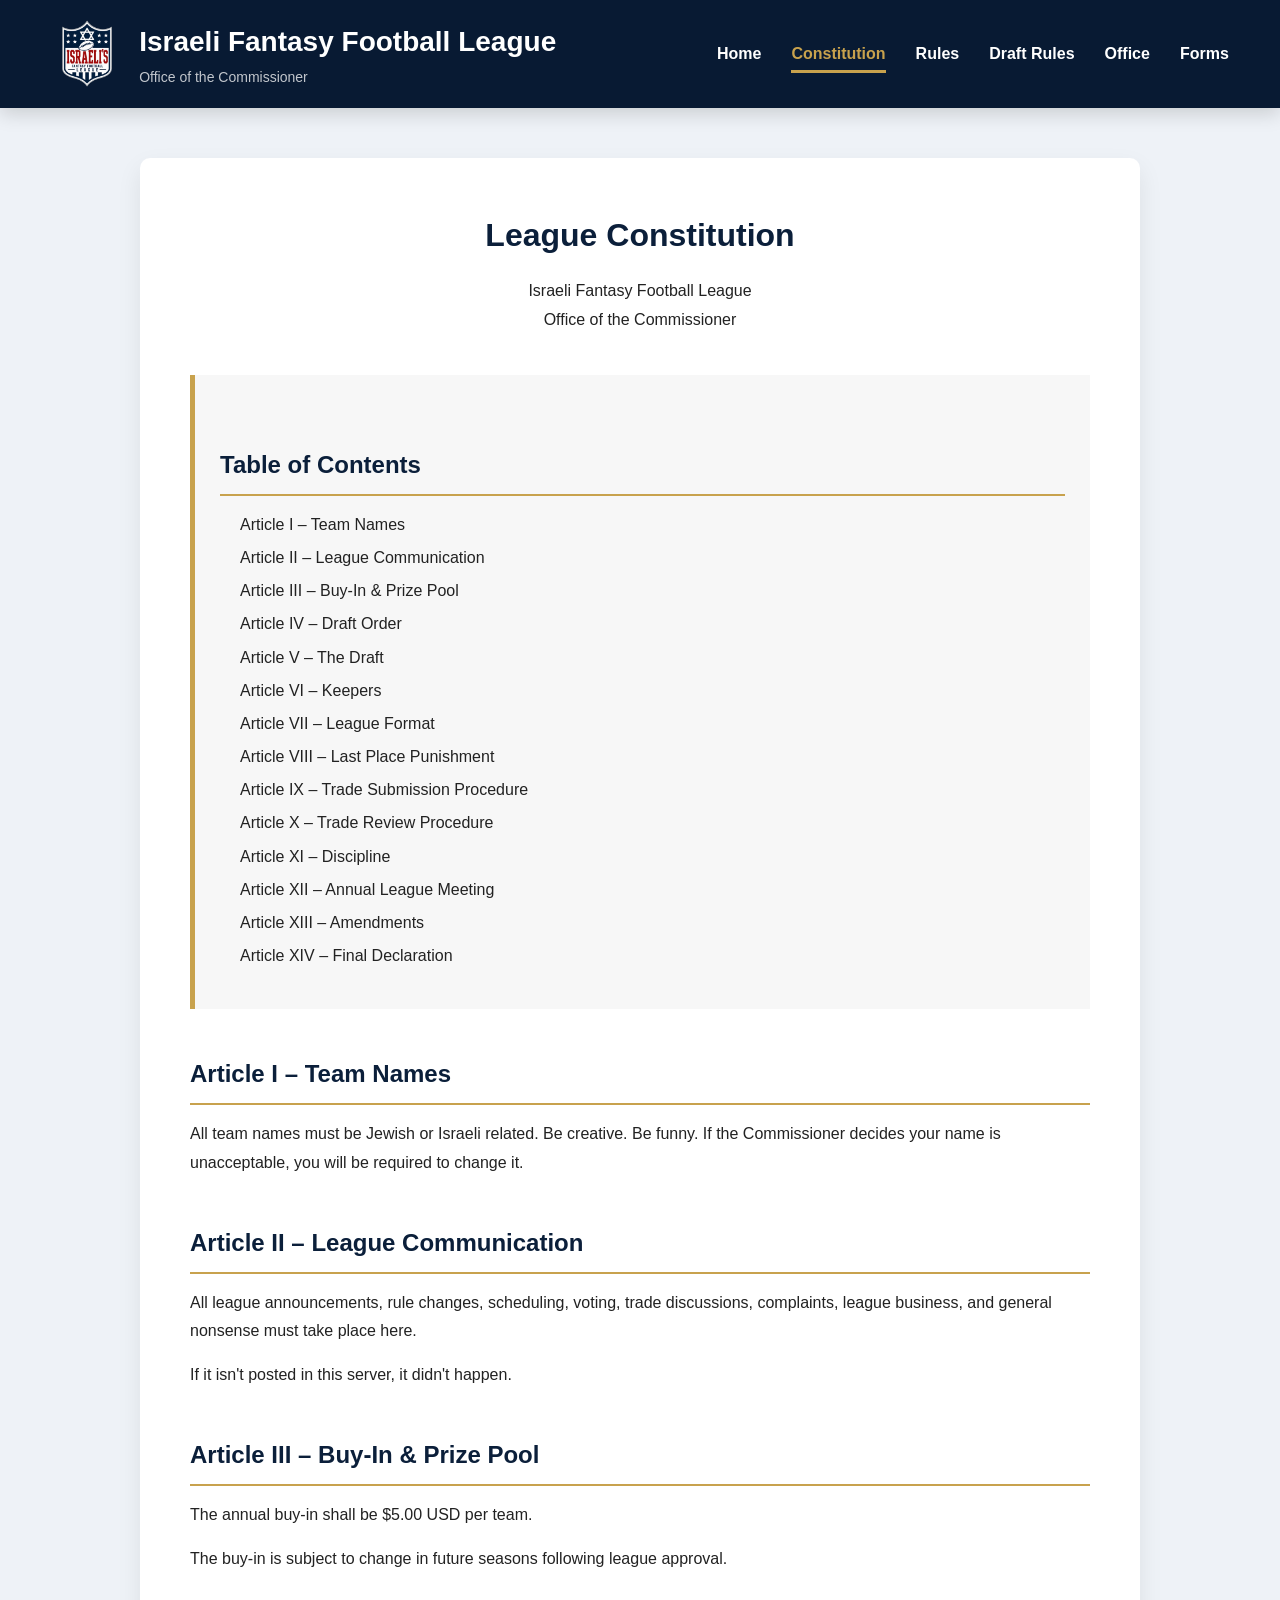
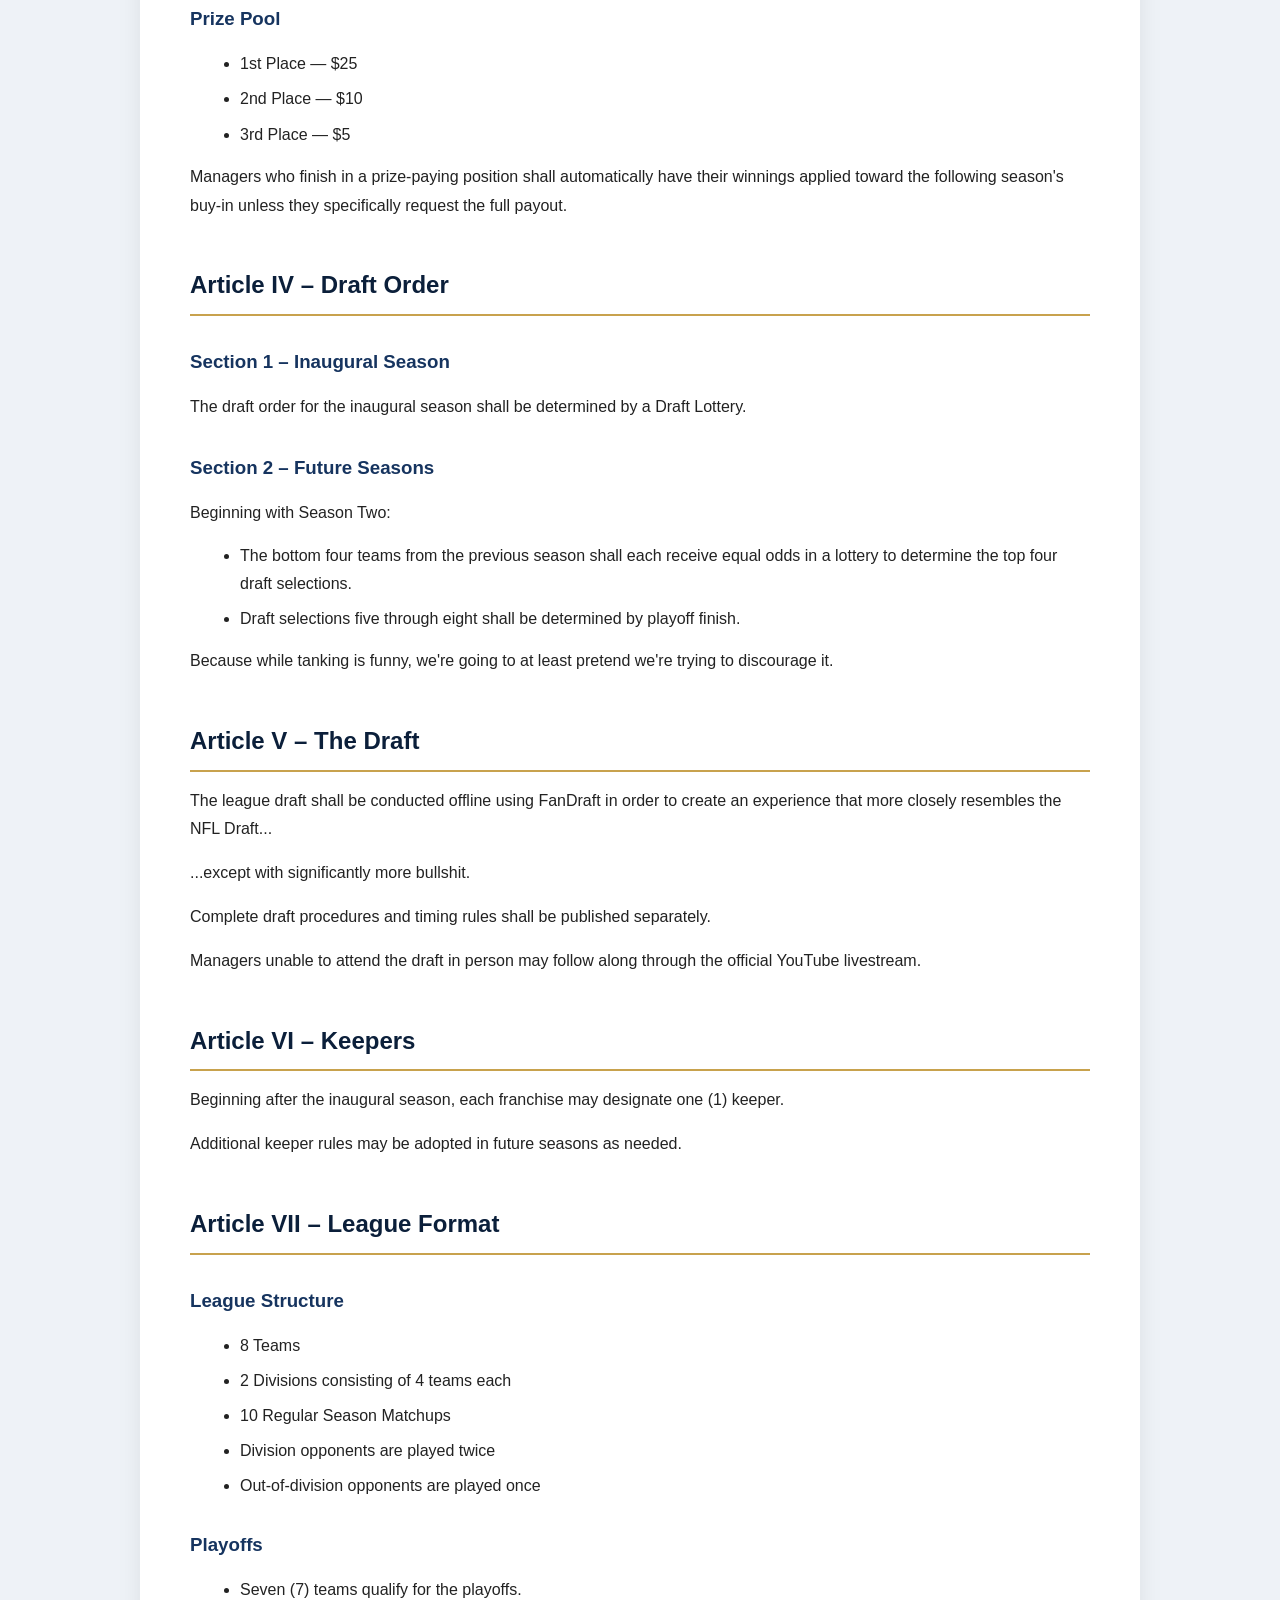
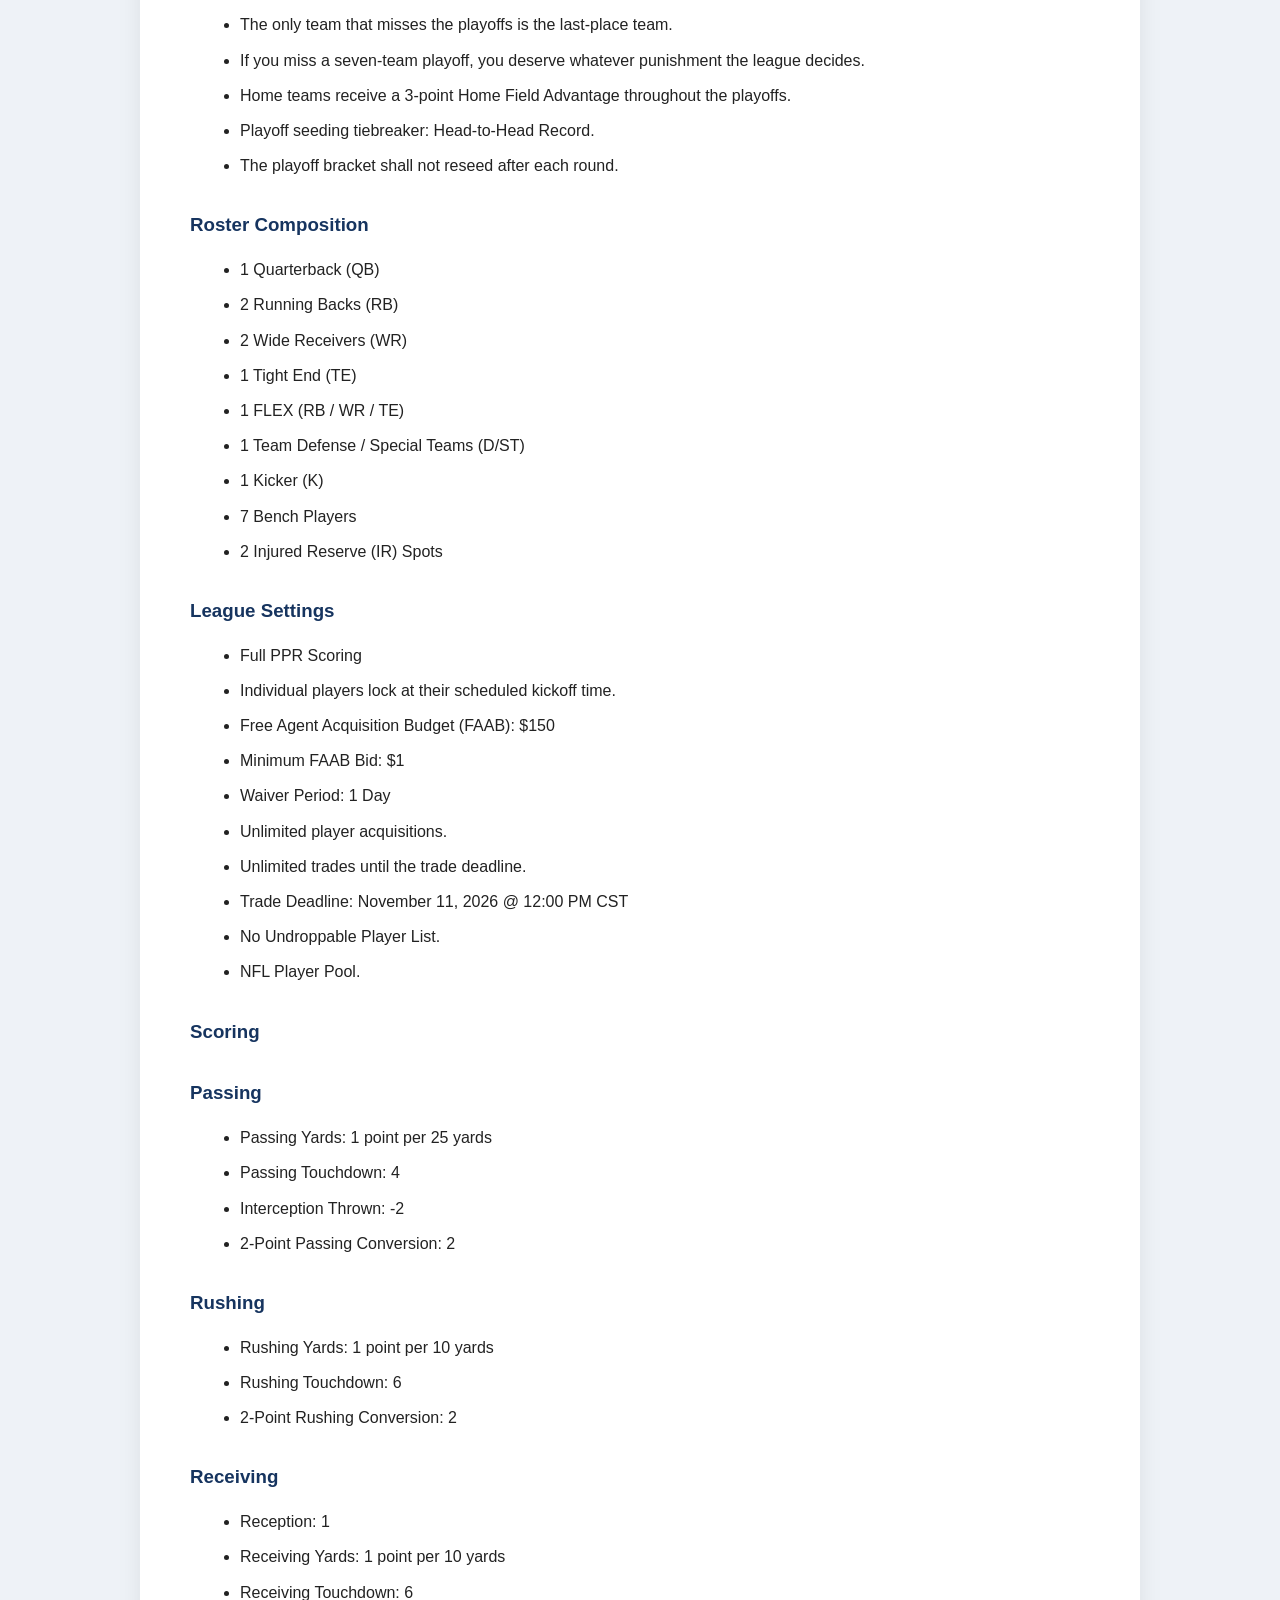
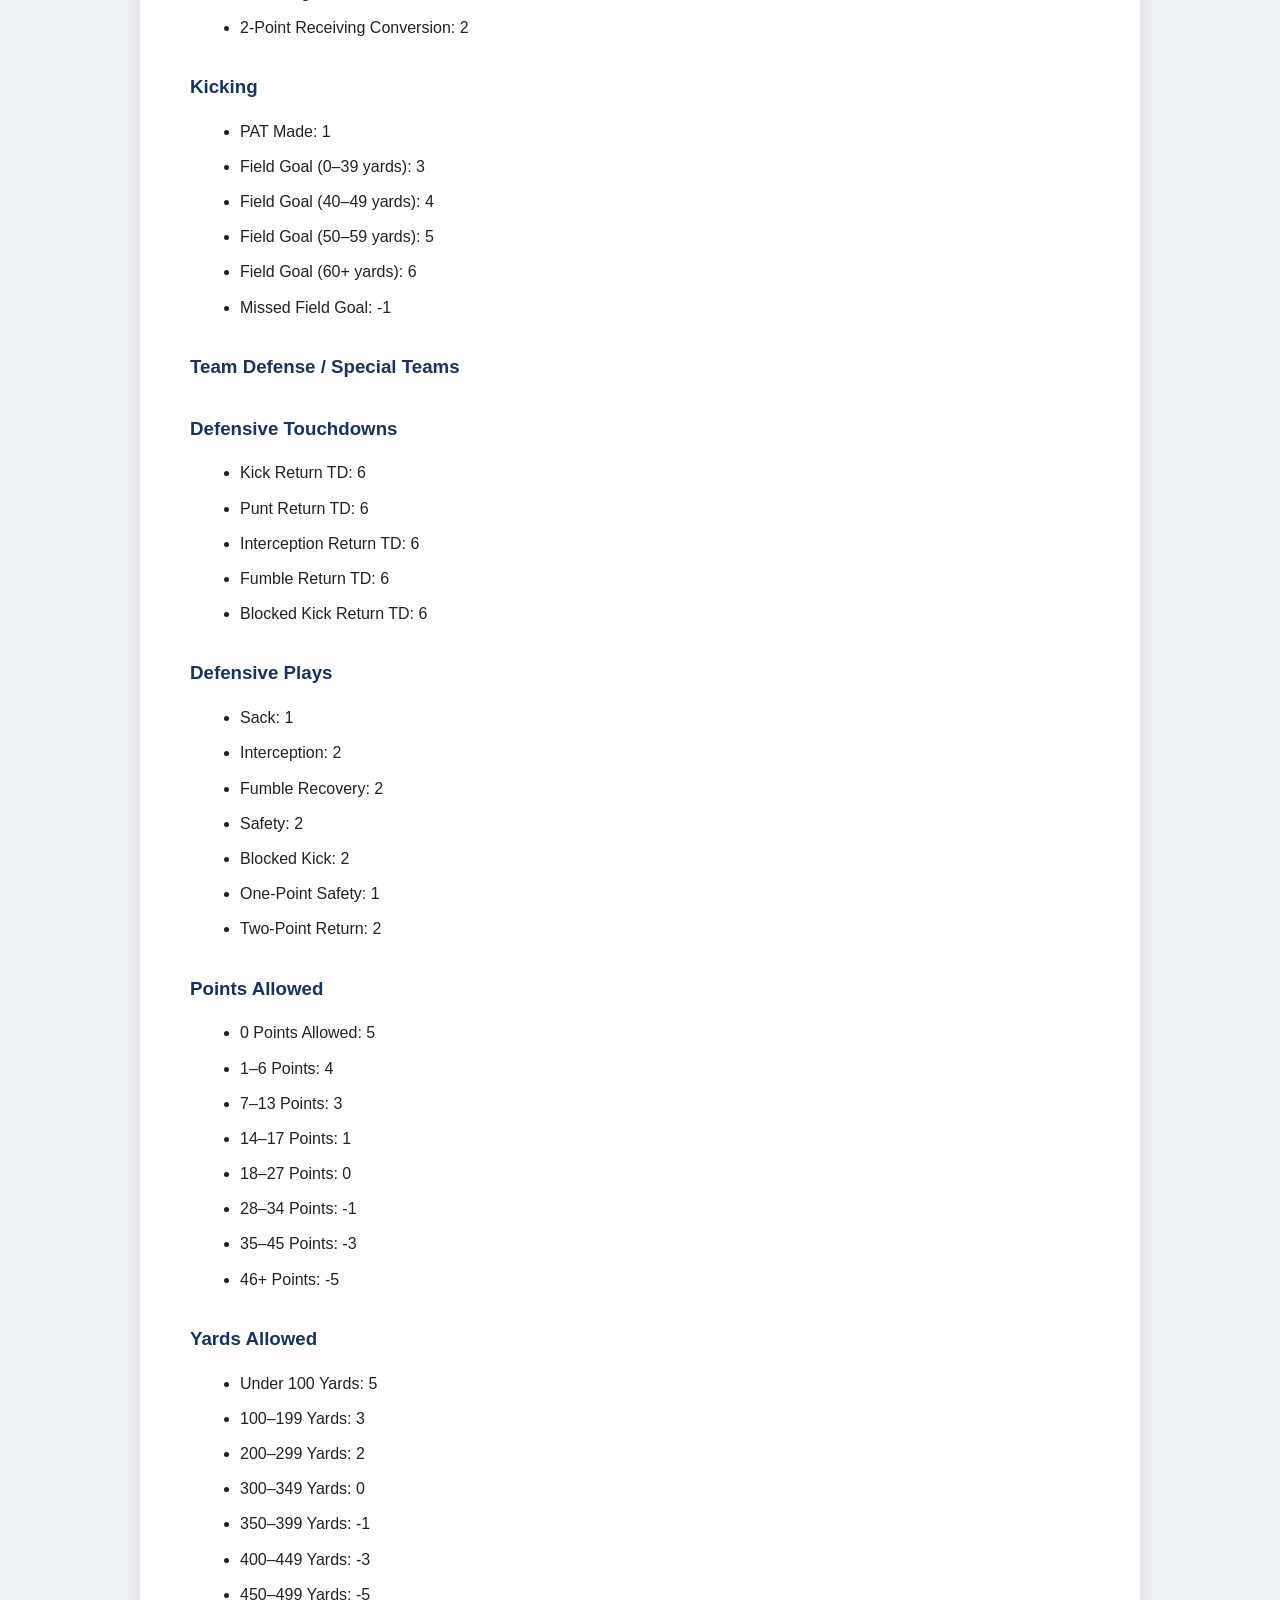
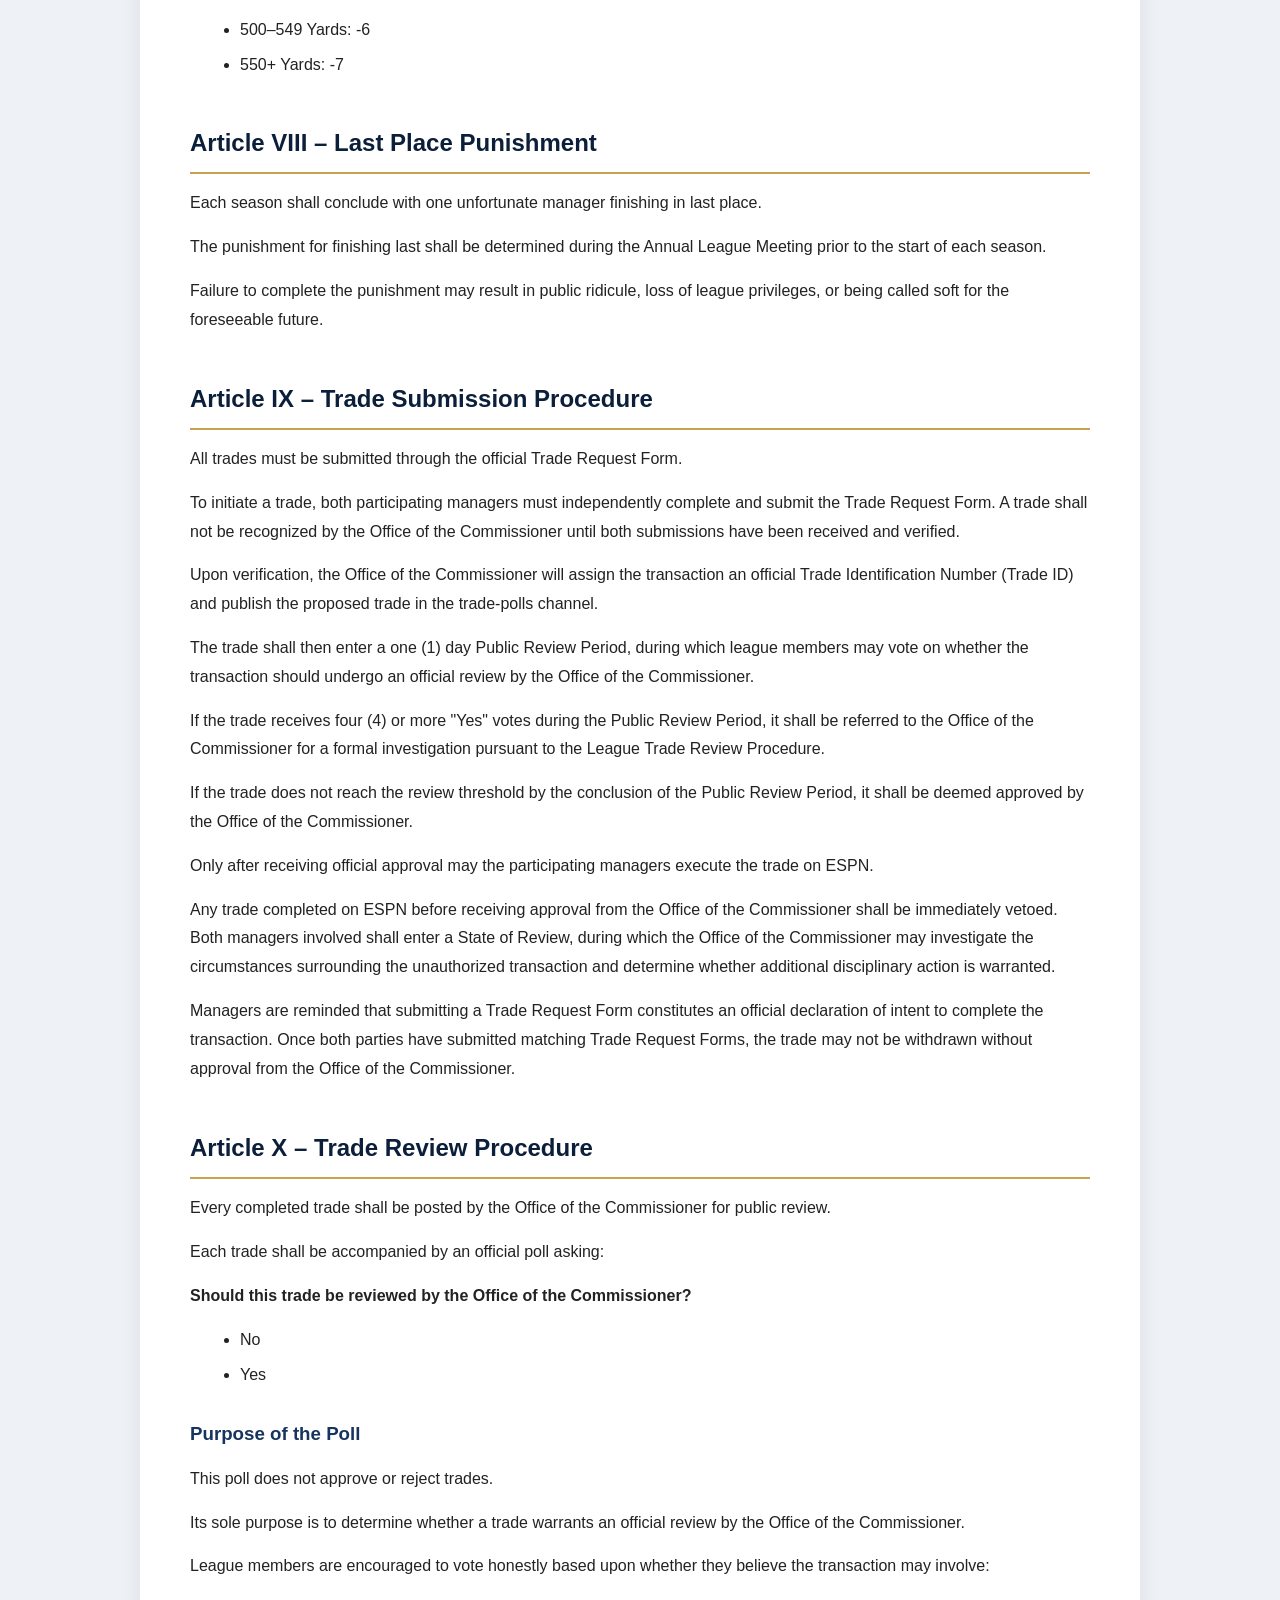
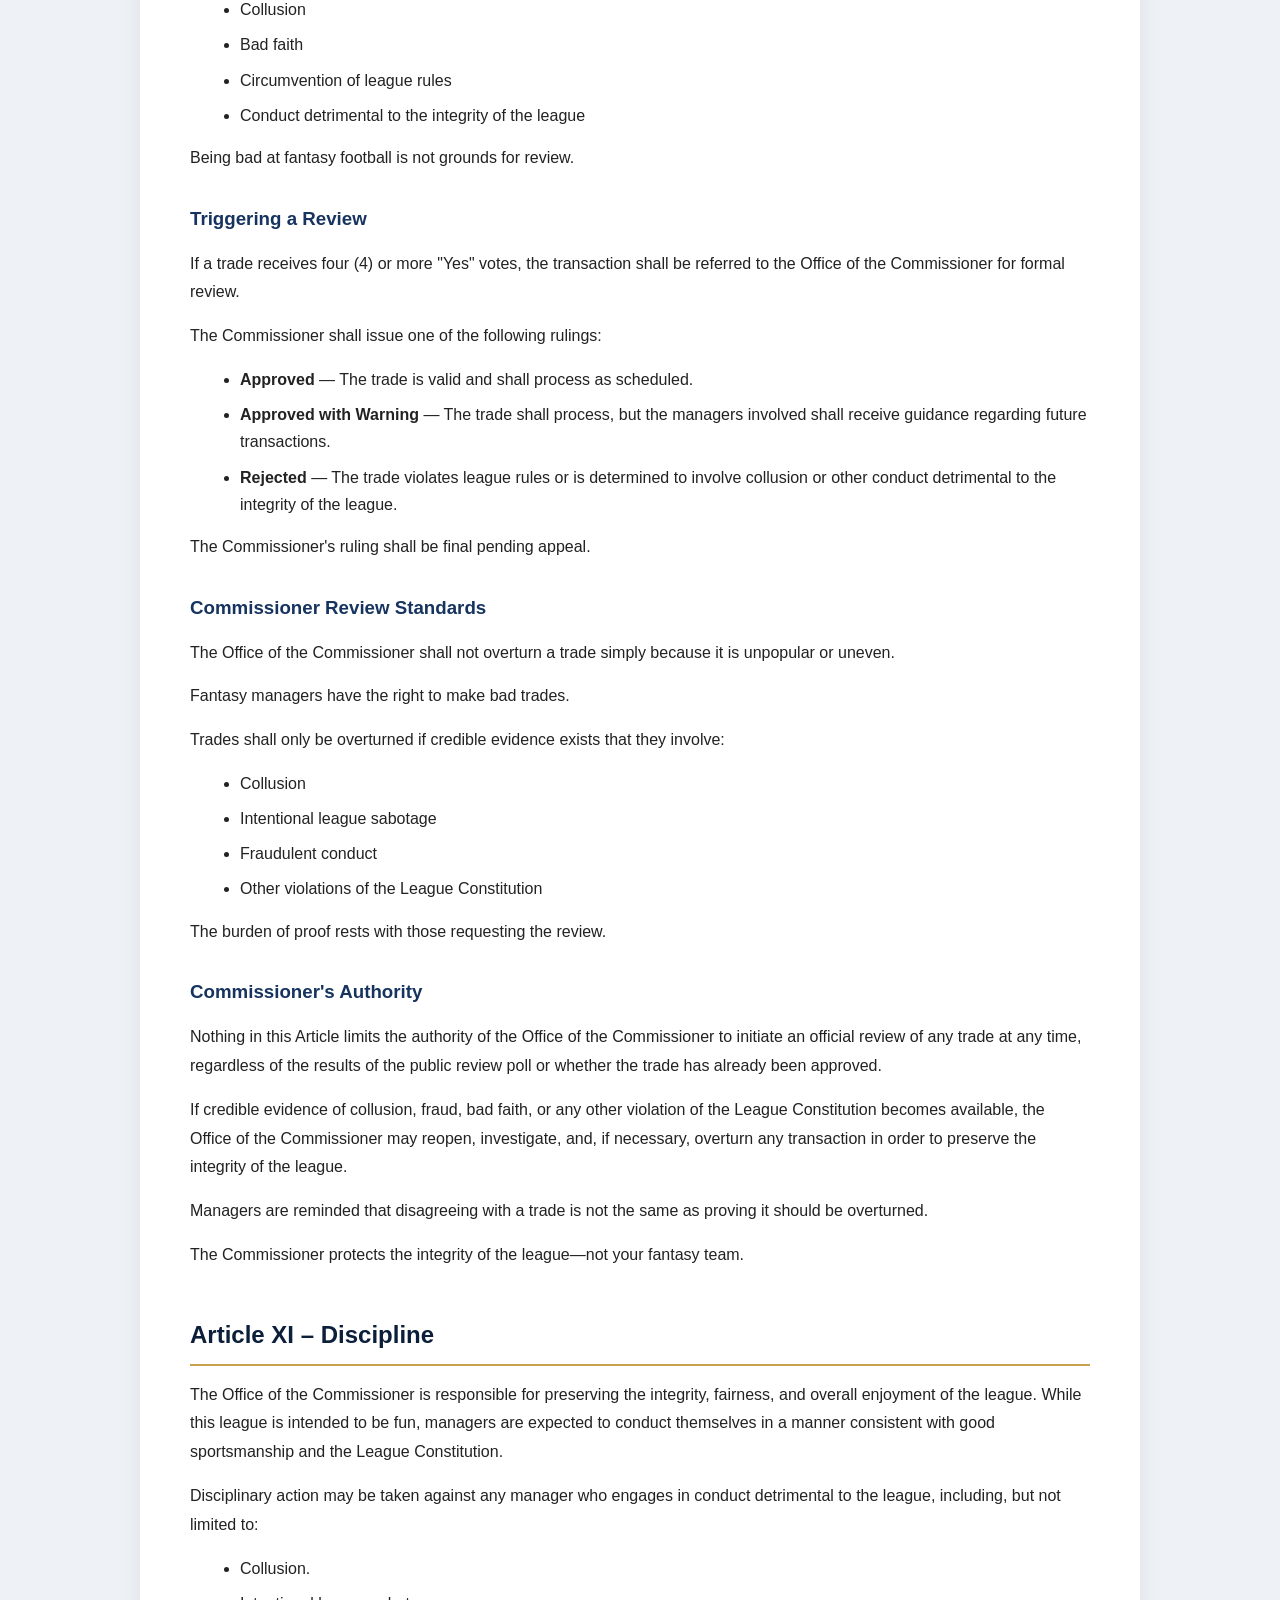
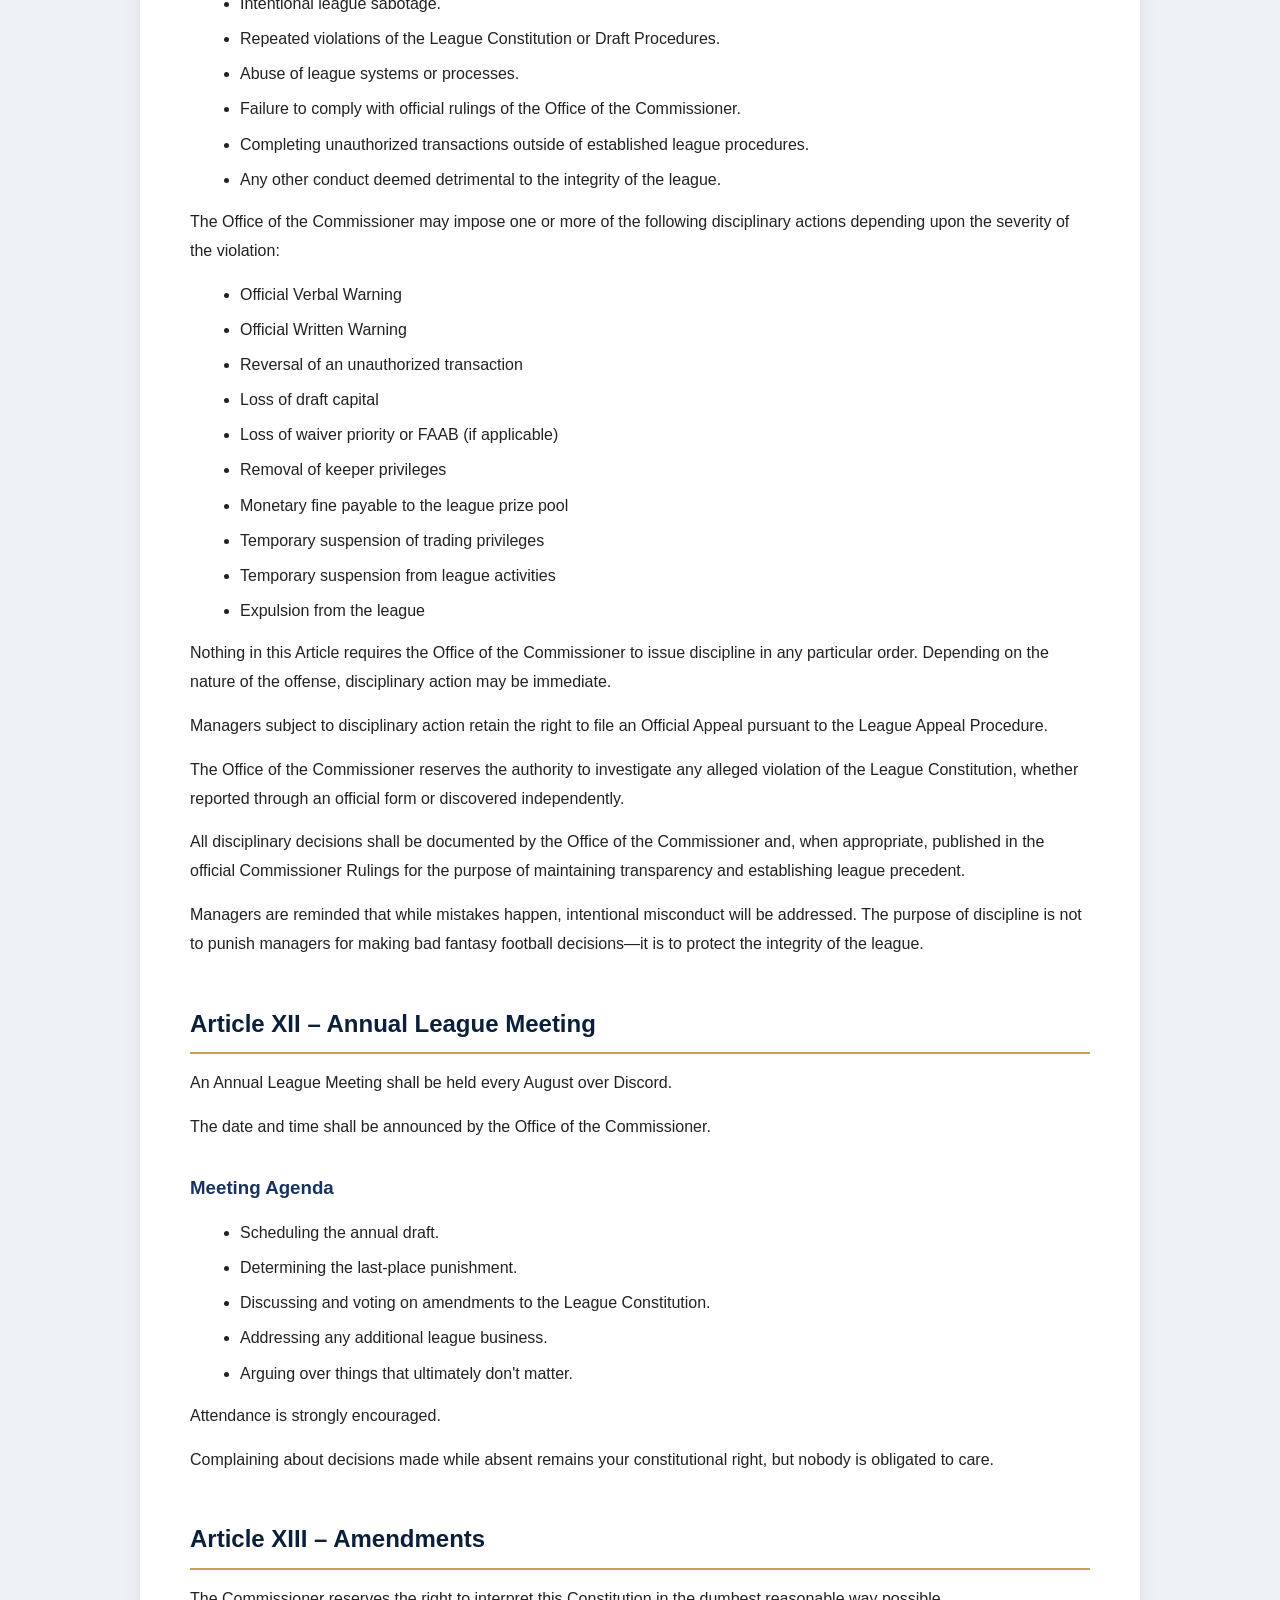
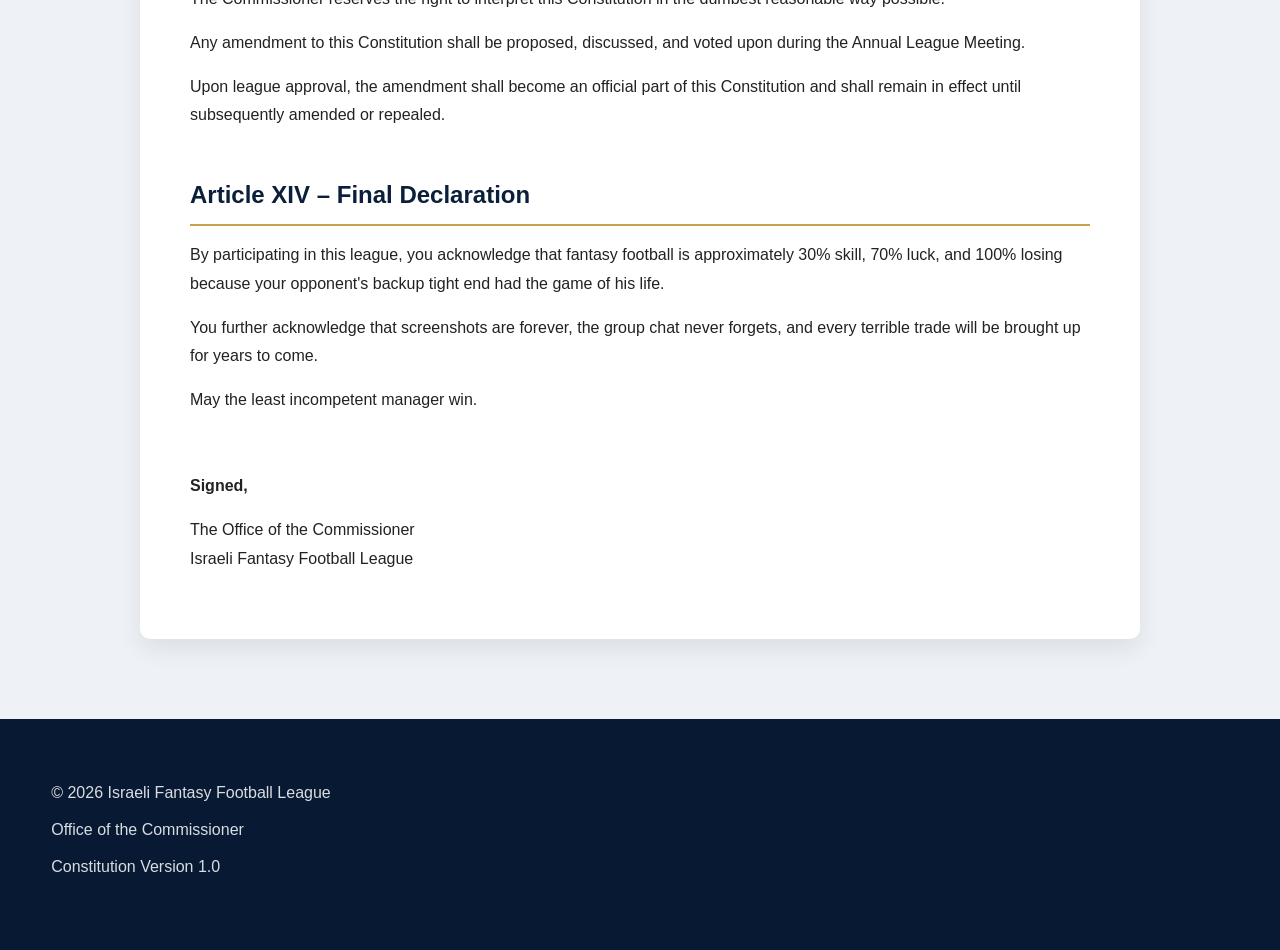
<file: constitution.html>
<!DOCTYPE html>
<html lang="en">

<head>

<meta charset="UTF-8">
<meta name="viewport" content="width=device-width, initial-scale=1.0">

<title>League Constitution | Israeli Fantasy Football League</title>

<link rel="stylesheet" href="css/style.css">

<style>

.document{
max-width:1000px;
margin:50px auto;
background:#fff;
padding:50px;
border-radius:10px;
box-shadow:0 10px 25px rgba(0,0,0,.08);
}

.document h1{
text-align:center;
margin-bottom:10px;
color:#0b1f3a;
}

.document h2{
margin-top:45px;
padding-bottom:8px;
border-bottom:2px solid #c8a24d;
color:#0b1f3a;
}

.document h3{
margin-top:30px;
color:#16345f;
}

.document p{
margin:15px 0;
line-height:1.8;
}

.document ul{
margin:15px 0 15px 30px;
}

.document li{
margin:8px 0;
}

.toc{
background:#f7f7f7;
padding:25px;
border-left:5px solid #c8a24d;
margin:40px 0;
}

.toc ul{
list-style:none;
margin-left:0;
}

.toc li{
margin:6px 0;
}

</style>

</head>

<body>

<header>

<div class="container">

<div class="logo">

<img src="images/logo.png" alt="IFFL Logo">

<div>

<h1>Israeli Fantasy Football League</h1>

<p>Office of the Commissioner</p>

</div>

</div>

<nav>

<ul>

<li><a href="index.html">Home</a></li>
<li><a href="constitution.html" class="active">Constitution</a></li>
<li><a href="rules.html">Rules</a></li>
<li><a href="draft-rules.html">Draft Rules</a></li>
<li><a href="office.html">Office</a></li>
<li><a href="form.html">Forms</a></li>

</ul>

</nav>

</div>

</header>

<div class="document">

<h1>League Constitution</h1>

<p style="text-align:center;">
Israeli Fantasy Football League<br>
Office of the Commissioner
</p>

<div class="toc">

<h2>Table of Contents</h2>

<ul>

<li>Article I – Team Names</li>
<li>Article II – League Communication</li>
<li>Article III – Buy-In & Prize Pool</li>
<li>Article IV – Draft Order</li>
<li>Article V – The Draft</li>
<li>Article VI – Keepers</li>
<li>Article VII – League Format</li>
<li>Article VIII – Last Place Punishment</li>
<li>Article IX – Trade Submission Procedure</li>
<li>Article X – Trade Review Procedure</li>
<li>Article XI – Discipline</li>
<li>Article XII – Annual League Meeting</li>
<li>Article XIII – Amendments</li>
<li>Article XIV – Final Declaration</li>

</ul>

</div>

<h2>Article I – Team Names</h2>

<p>

All team names must be Jewish or Israeli related. Be creative. Be funny. If the Commissioner decides your name is unacceptable, you will be required to change it.

</p>

<h2>Article II – League Communication</h2>

<p>

<p>

All league announcements, rule changes, scheduling, voting, trade discussions, complaints, league business, and general nonsense must take place here.

</p>

<p>

If it isn't posted in this server, it didn't happen.

</p>

<h2>Article III – Buy-In & Prize Pool</h2>

<p>

The annual buy-in shall be $5.00 USD per team.

</p>

<p>

The buy-in is subject to change in future seasons following league approval.

</p>

<h3>Prize Pool</h3>

<ul>

<li>1st Place — $25</li>
<li>2nd Place — $10</li>
<li>3rd Place — $5</li>

</ul>

<p>

Managers who finish in a prize-paying position shall automatically have their winnings applied toward the following season's buy-in unless they specifically request the full payout.

</p>

<h2>Article IV – Draft Order</h2>

<h3>Section 1 – Inaugural Season</h3>

<p>

The draft order for the inaugural season shall be determined by a Draft Lottery.

</p>

<h3>Section 2 – Future Seasons</h3>

<p>

Beginning with Season Two:

</p>

<ul>

<li>The bottom four teams from the previous season shall each receive equal odds in a lottery to determine the top four draft selections.</li>

<li>Draft selections five through eight shall be determined by playoff finish.</li>

</ul>

<p>

Because while tanking is funny, we're going to at least pretend we're trying to discourage it.

</p>

<h2>Article V – The Draft</h2>

<p>

The league draft shall be conducted offline using FanDraft in order to create an experience that more closely resembles the NFL Draft...

</p>

<p>

...except with significantly more bullshit.

</p>

<p>

Complete draft procedures and timing rules shall be published separately.

</p>

<p>

Managers unable to attend the draft in person may follow along through the official YouTube livestream.

</p>

<h2>Article VI – Keepers</h2>

<p>

Beginning after the inaugural season, each franchise may designate one (1) keeper.

</p>

<p>

Additional keeper rules may be adopted in future seasons as needed.

</p>

<h2>Article VII – League Format</h2>

<h3>League Structure</h3>

<ul>

<li>8 Teams</li>
<li>2 Divisions consisting of 4 teams each</li>
<li>10 Regular Season Matchups</li>
<li>Division opponents are played twice</li>
<li>Out-of-division opponents are played once</li>

</ul>

<h3>Playoffs</h3>

<ul>

<li>Seven (7) teams qualify for the playoffs.</li>

<li>The only team that misses the playoffs is the last-place team.</li>

<li>If you miss a seven-team playoff, you deserve whatever punishment the league decides.</li>

<li>Home teams receive a 3-point Home Field Advantage throughout the playoffs.</li>

<li>Playoff seeding tiebreaker: Head-to-Head Record.</li>

<li>The playoff bracket shall not reseed after each round.</li>

</ul>

<h3>Roster Composition</h3>

<ul>

<li>1 Quarterback (QB)</li>
<li>2 Running Backs (RB)</li>
<li>2 Wide Receivers (WR)</li>
<li>1 Tight End (TE)</li>
<li>1 FLEX (RB / WR / TE)</li>
<li>1 Team Defense / Special Teams (D/ST)</li>
<li>1 Kicker (K)</li>
<li>7 Bench Players</li>
<li>2 Injured Reserve (IR) Spots</li>

</ul>

  <h3>League Settings</h3>

<ul>

<li>Full PPR Scoring</li>
<li>Individual players lock at their scheduled kickoff time.</li>
<li>Free Agent Acquisition Budget (FAAB): $150</li>
<li>Minimum FAAB Bid: $1</li>
<li>Waiver Period: 1 Day</li>
<li>Unlimited player acquisitions.</li>
<li>Unlimited trades until the trade deadline.</li>
<li>Trade Deadline: November 11, 2026 @ 12:00 PM CST</li>
<li>No Undroppable Player List.</li>
<li>NFL Player Pool.</li>

</ul>

<h3>Scoring</h3>

<h3>Passing</h3>

<ul>

<li>Passing Yards: 1 point per 25 yards</li>
<li>Passing Touchdown: 4</li>
<li>Interception Thrown: -2</li>
<li>2-Point Passing Conversion: 2</li>

</ul>

<h3>Rushing</h3>

<ul>

<li>Rushing Yards: 1 point per 10 yards</li>
<li>Rushing Touchdown: 6</li>
<li>2-Point Rushing Conversion: 2</li>

</ul>

<h3>Receiving</h3>

<ul>

<li>Reception: 1</li>
<li>Receiving Yards: 1 point per 10 yards</li>
<li>Receiving Touchdown: 6</li>
<li>2-Point Receiving Conversion: 2</li>

</ul>

<h3>Kicking</h3>

<ul>

<li>PAT Made: 1</li>
<li>Field Goal (0–39 yards): 3</li>
<li>Field Goal (40–49 yards): 4</li>
<li>Field Goal (50–59 yards): 5</li>
<li>Field Goal (60+ yards): 6</li>
<li>Missed Field Goal: -1</li>

</ul>

<h3>Team Defense / Special Teams</h3>

<h3>Defensive Touchdowns</h3>

<ul>

<li>Kick Return TD: 6</li>
<li>Punt Return TD: 6</li>
<li>Interception Return TD: 6</li>
<li>Fumble Return TD: 6</li>
<li>Blocked Kick Return TD: 6</li>

</ul>

<h3>Defensive Plays</h3>

<ul>

<li>Sack: 1</li>
<li>Interception: 2</li>
<li>Fumble Recovery: 2</li>
<li>Safety: 2</li>
<li>Blocked Kick: 2</li>
<li>One-Point Safety: 1</li>
<li>Two-Point Return: 2</li>

</ul>

<h3>Points Allowed</h3>

<ul>

<li>0 Points Allowed: 5</li>
<li>1–6 Points: 4</li>
<li>7–13 Points: 3</li>
<li>14–17 Points: 1</li>
<li>18–27 Points: 0</li>
<li>28–34 Points: -1</li>
<li>35–45 Points: -3</li>
<li>46+ Points: -5</li>

</ul>

<h3>Yards Allowed</h3>

<ul>

<li>Under 100 Yards: 5</li>
<li>100–199 Yards: 3</li>
<li>200–299 Yards: 2</li>
<li>300–349 Yards: 0</li>
<li>350–399 Yards: -1</li>
<li>400–449 Yards: -3</li>
<li>450–499 Yards: -5</li>
<li>500–549 Yards: -6</li>
<li>550+ Yards: -7</li>

</ul>

<h2>Article VIII – Last Place Punishment</h2>

<p>

Each season shall conclude with one unfortunate manager finishing in last place.

</p>

<p>

The punishment for finishing last shall be determined during the Annual League Meeting prior to the start of each season.

</p>

<p>

Failure to complete the punishment may result in public ridicule, loss of league privileges, or being called soft for the foreseeable future.

</p>

<h2>Article IX – Trade Submission Procedure</h2>

<p>

All trades must be submitted through the official Trade Request Form.

</p>

<p>

To initiate a trade, both participating managers must independently complete and submit the Trade Request Form. A trade shall not be recognized by the Office of the Commissioner until both submissions have been received and verified.

</p>

<p>

Upon verification, the Office of the Commissioner will assign the transaction an official Trade Identification Number (Trade ID) and publish the proposed trade in the trade-polls channel.

</p>

<p>

The trade shall then enter a one (1) day Public Review Period, during which league members may vote on whether the transaction should undergo an official review by the Office of the Commissioner.

</p>

<p>

If the trade receives four (4) or more "Yes" votes during the Public Review Period, it shall be referred to the Office of the Commissioner for a formal investigation pursuant to the League Trade Review Procedure.

</p>

<p>

If the trade does not reach the review threshold by the conclusion of the Public Review Period, it shall be deemed approved by the Office of the Commissioner.

</p>

<p>

Only after receiving official approval may the participating managers execute the trade on ESPN.

</p>

<p>

Any trade completed on ESPN before receiving approval from the Office of the Commissioner shall be immediately vetoed. Both managers involved shall enter a State of Review, during which the Office of the Commissioner may investigate the circumstances surrounding the unauthorized transaction and determine whether additional disciplinary action is warranted.

</p>

<p>

Managers are reminded that submitting a Trade Request Form constitutes an official declaration of intent to complete the transaction. Once both parties have submitted matching Trade Request Forms, the trade may not be withdrawn without approval from the Office of the Commissioner.

</p>

  <h2>Article X – Trade Review Procedure</h2>

<p>

Every completed trade shall be posted by the Office of the Commissioner for public review.

</p>

<p>

Each trade shall be accompanied by an official poll asking:

</p>

<p><strong>Should this trade be reviewed by the Office of the Commissioner?</strong></p>

<ul>

<li>No</li>
<li>Yes</li>

</ul>

<h3>Purpose of the Poll</h3>

<p>

This poll does not approve or reject trades.

</p>

<p>

Its sole purpose is to determine whether a trade warrants an official review by the Office of the Commissioner.

</p>

<p>

League members are encouraged to vote honestly based upon whether they believe the transaction may involve:

</p>

<ul>

<li>Collusion</li>
<li>Bad faith</li>
<li>Circumvention of league rules</li>
<li>Conduct detrimental to the integrity of the league</li>

</ul>

<p>

Being bad at fantasy football is not grounds for review.

</p>

<h3>Triggering a Review</h3>

<p>

If a trade receives four (4) or more "Yes" votes, the transaction shall be referred to the Office of the Commissioner for formal review.

</p>

<p>

The Commissioner shall issue one of the following rulings:

</p>

<ul>

<li><strong>Approved</strong> — The trade is valid and shall process as scheduled.</li>

<li><strong>Approved with Warning</strong> — The trade shall process, but the managers involved shall receive guidance regarding future transactions.</li>

<li><strong>Rejected</strong> — The trade violates league rules or is determined to involve collusion or other conduct detrimental to the integrity of the league.</li>

</ul>

<p>

The Commissioner's ruling shall be final pending appeal.

</p>

<h3>Commissioner Review Standards</h3>

<p>

The Office of the Commissioner shall not overturn a trade simply because it is unpopular or uneven.

</p>

<p>

Fantasy managers have the right to make bad trades.

</p>

<p>

Trades shall only be overturned if credible evidence exists that they involve:

</p>

<ul>

<li>Collusion</li>
<li>Intentional league sabotage</li>
<li>Fraudulent conduct</li>
<li>Other violations of the League Constitution</li>

</ul>

<p>

The burden of proof rests with those requesting the review.

</p>

<h3>Commissioner's Authority</h3>

<p>

Nothing in this Article limits the authority of the Office of the Commissioner to initiate an official review of any trade at any time, regardless of the results of the public review poll or whether the trade has already been approved.

</p>

<p>

If credible evidence of collusion, fraud, bad faith, or any other violation of the League Constitution becomes available, the Office of the Commissioner may reopen, investigate, and, if necessary, overturn any transaction in order to preserve the integrity of the league.

</p>

<p>

Managers are reminded that disagreeing with a trade is not the same as proving it should be overturned.

</p>

<p>

The Commissioner protects the integrity of the league—not your fantasy team.

</p>

<h2>Article XI – Discipline</h2>

<p>

The Office of the Commissioner is responsible for preserving the integrity, fairness, and overall enjoyment of the league. While this league is intended to be fun, managers are expected to conduct themselves in a manner consistent with good sportsmanship and the League Constitution.

</p>

<p>

Disciplinary action may be taken against any manager who engages in conduct detrimental to the league, including, but not limited to:

</p>

<ul>

<li>Collusion.</li>
<li>Intentional league sabotage.</li>
<li>Repeated violations of the League Constitution or Draft Procedures.</li>
<li>Abuse of league systems or processes.</li>
<li>Failure to comply with official rulings of the Office of the Commissioner.</li>
<li>Completing unauthorized transactions outside of established league procedures.</li>
<li>Any other conduct deemed detrimental to the integrity of the league.</li>

</ul>

<p>

The Office of the Commissioner may impose one or more of the following disciplinary actions depending upon the severity of the violation:

</p>

<ul>

<li>Official Verbal Warning</li>
<li>Official Written Warning</li>
<li>Reversal of an unauthorized transaction</li>
<li>Loss of draft capital</li>
<li>Loss of waiver priority or FAAB (if applicable)</li>
<li>Removal of keeper privileges</li>
<li>Monetary fine payable to the league prize pool</li>
<li>Temporary suspension of trading privileges</li>
<li>Temporary suspension from league activities</li>
<li>Expulsion from the league</li>

</ul>

<p>

Nothing in this Article requires the Office of the Commissioner to issue discipline in any particular order. Depending on the nature of the offense, disciplinary action may be immediate.

</p>

<p>

Managers subject to disciplinary action retain the right to file an Official Appeal pursuant to the League Appeal Procedure.

</p>

<p>

The Office of the Commissioner reserves the authority to investigate any alleged violation of the League Constitution, whether reported through an official form or discovered independently.

</p>

<p>

All disciplinary decisions shall be documented by the Office of the Commissioner and, when appropriate, published in the official Commissioner Rulings for the purpose of maintaining transparency and establishing league precedent.

</p>

<p>

Managers are reminded that while mistakes happen, intentional misconduct will be addressed. The purpose of discipline is not to punish managers for making bad fantasy football decisions—it is to protect the integrity of the league.

</p>

  <h2>Article XII – Annual League Meeting</h2>

<p>

An Annual League Meeting shall be held every August over Discord.

</p>

<p>

The date and time shall be announced by the Office of the Commissioner.

</p>

<h3>Meeting Agenda</h3>

<ul>

<li>Scheduling the annual draft.</li>
<li>Determining the last-place punishment.</li>
<li>Discussing and voting on amendments to the League Constitution.</li>
<li>Addressing any additional league business.</li>
<li>Arguing over things that ultimately don't matter.</li>

</ul>

<p>

Attendance is strongly encouraged.

</p>

<p>

Complaining about decisions made while absent remains your constitutional right, but nobody is obligated to care.

</p>

<h2>Article XIII – Amendments</h2>

<p>

The Commissioner reserves the right to interpret this Constitution in the dumbest reasonable way possible.

</p>

<p>

Any amendment to this Constitution shall be proposed, discussed, and voted upon during the Annual League Meeting.

</p>

<p>

Upon league approval, the amendment shall become an official part of this Constitution and shall remain in effect until subsequently amended or repealed.

</p>

<h2>Article XIV – Final Declaration</h2>

<p>

By participating in this league, you acknowledge that fantasy football is approximately 30% skill, 70% luck, and 100% losing because your opponent's backup tight end had the game of his life.

</p>

<p>

You further acknowledge that screenshots are forever, the group chat never forgets, and every terrible trade will be brought up for years to come.

</p>

<p>

May the least incompetent manager win.

</p>

<br>

<p>

<strong>Signed,</strong>

</p>

<p>

The Office of the Commissioner

<br>

Israeli Fantasy Football League

</p>

</div>

<footer>

<div class="container">

<p>

© 2026 Israeli Fantasy Football League

</p>

<p>

Office of the Commissioner

</p>

<p>

Constitution Version 1.0

</p>

</div>

</footer>

</body>

</html>
</file>
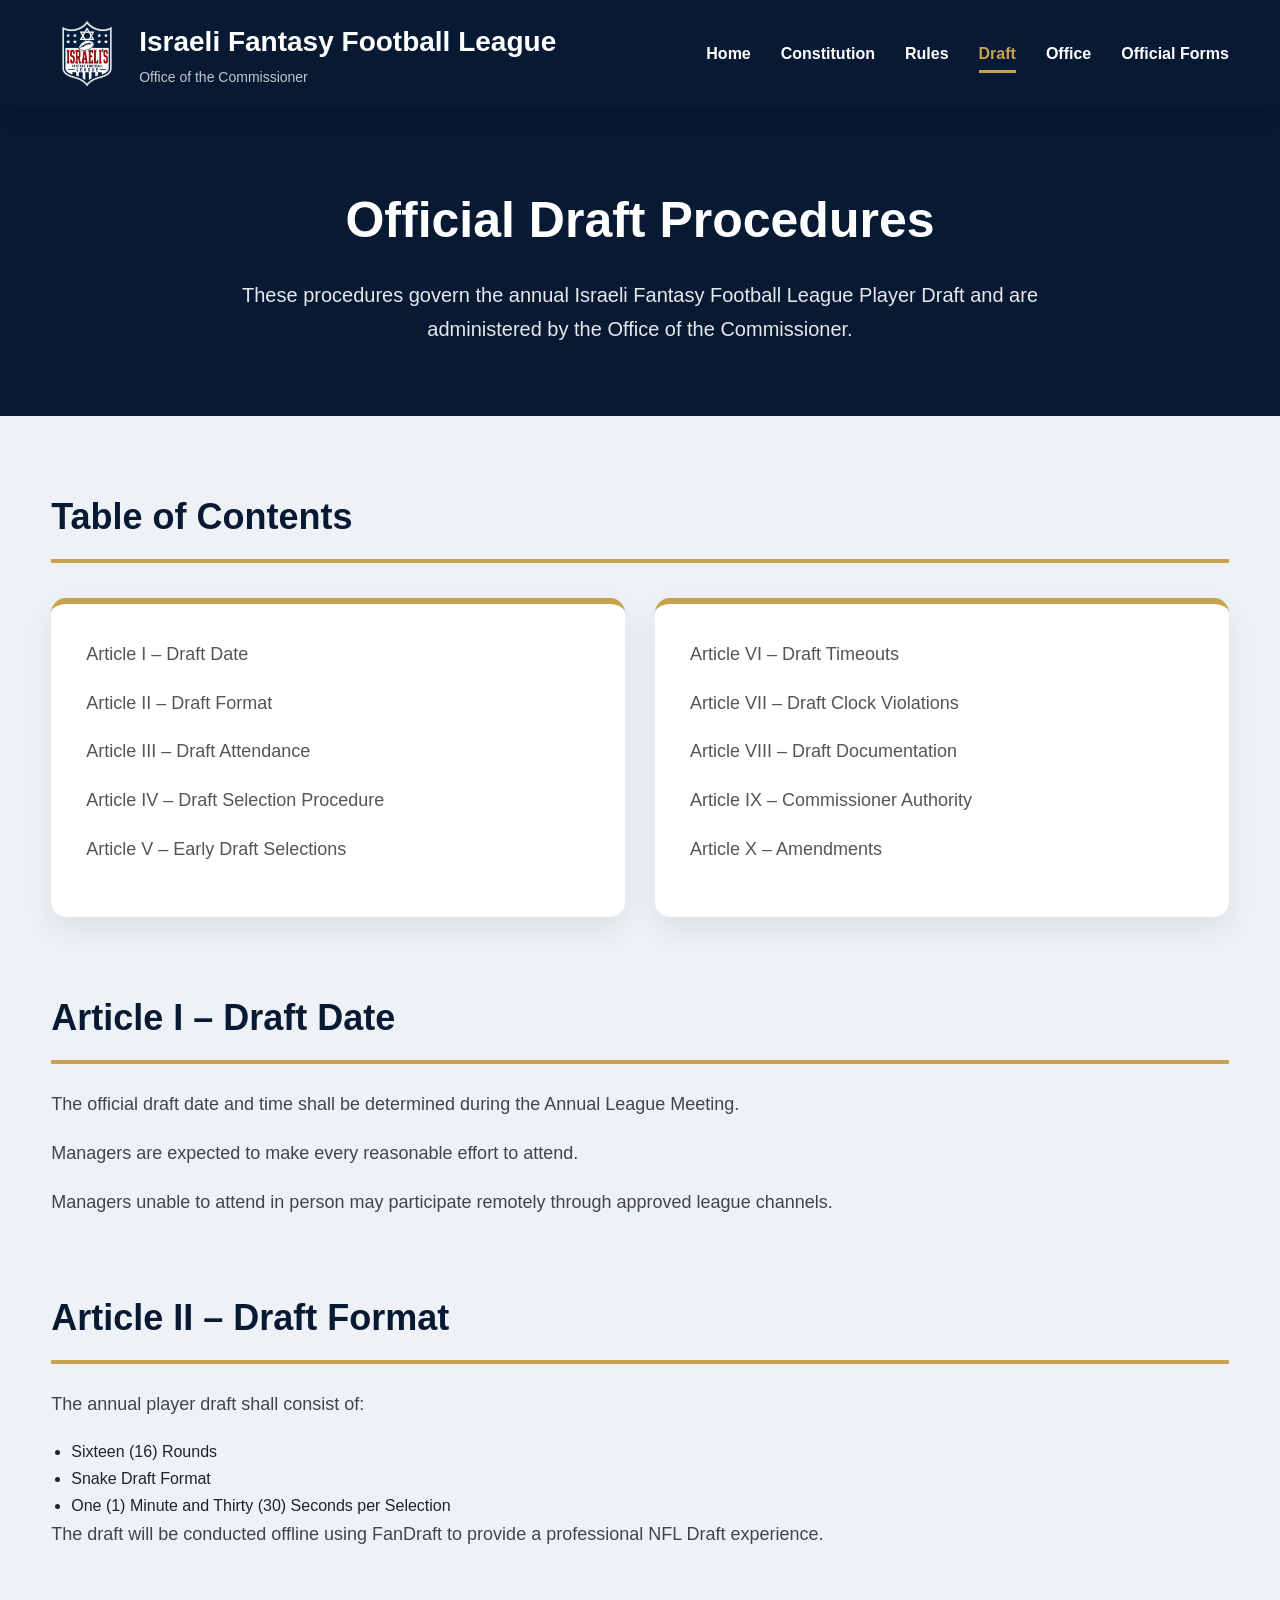
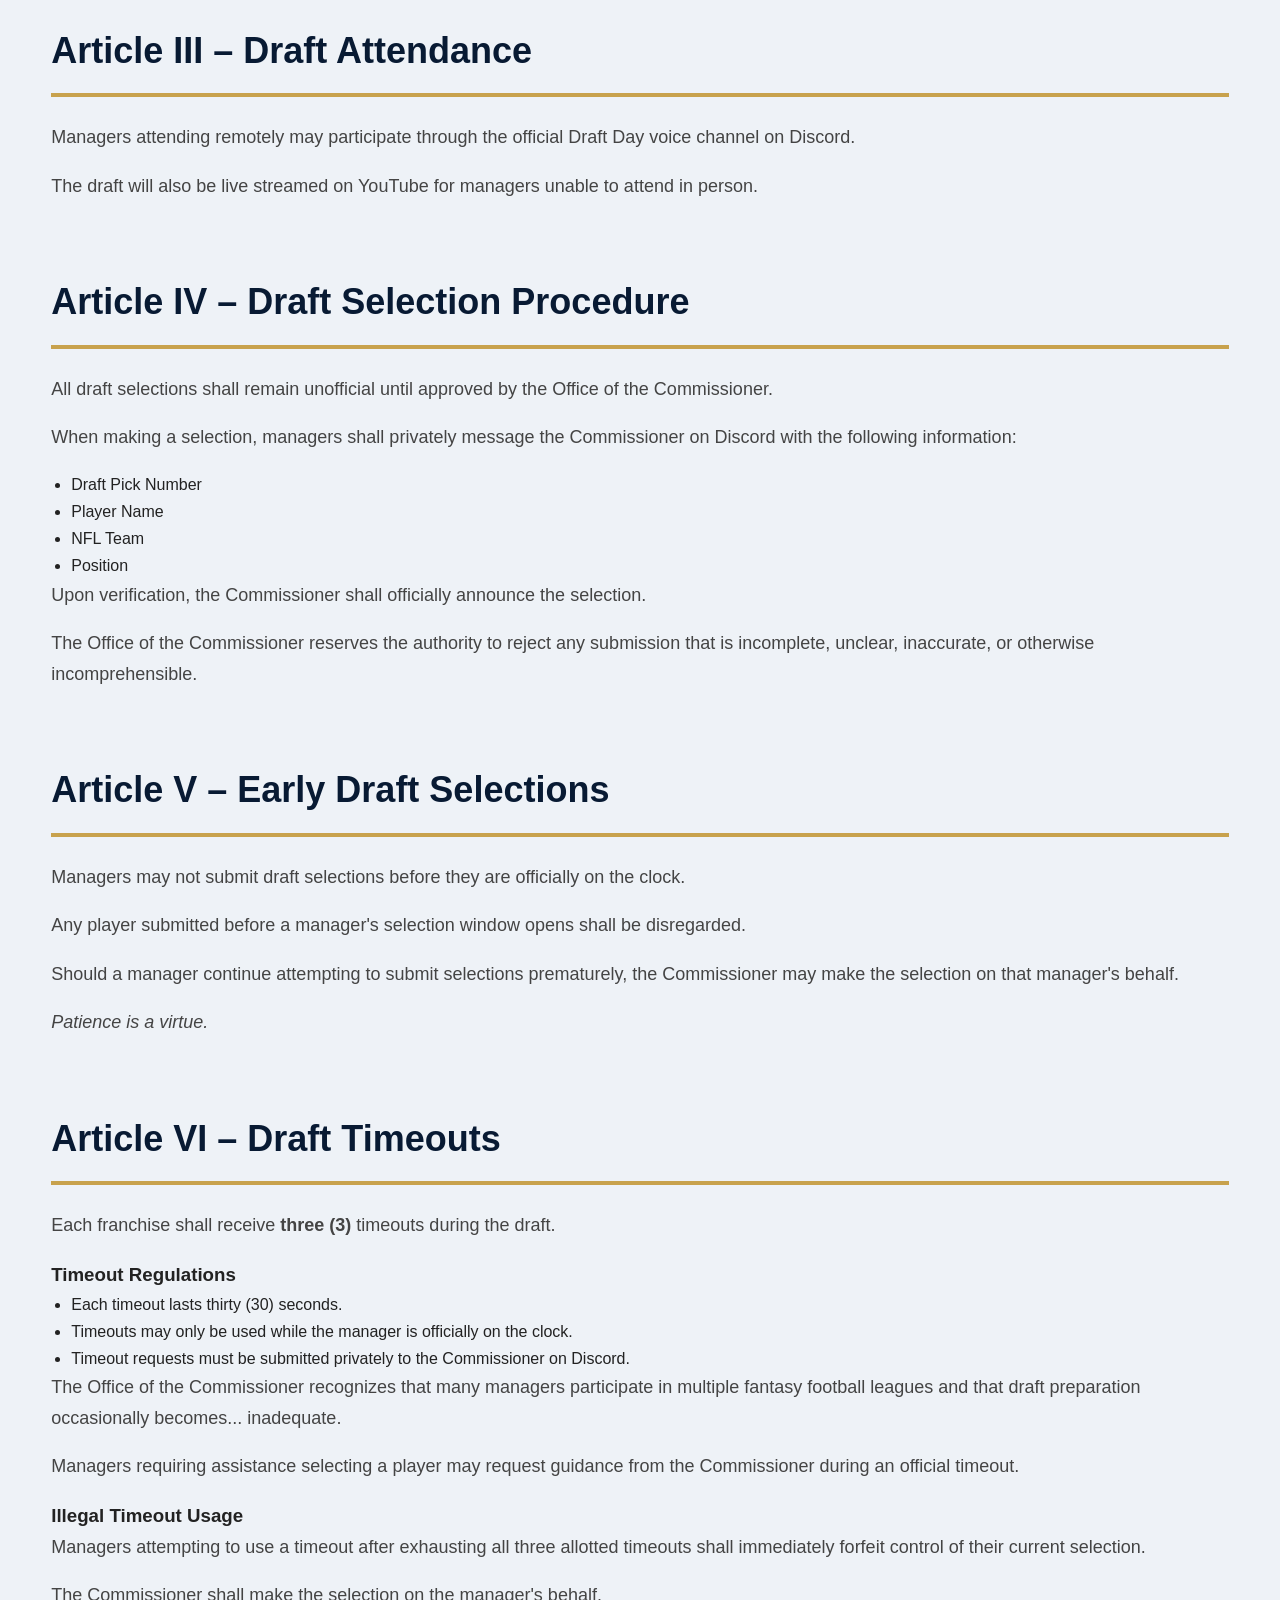
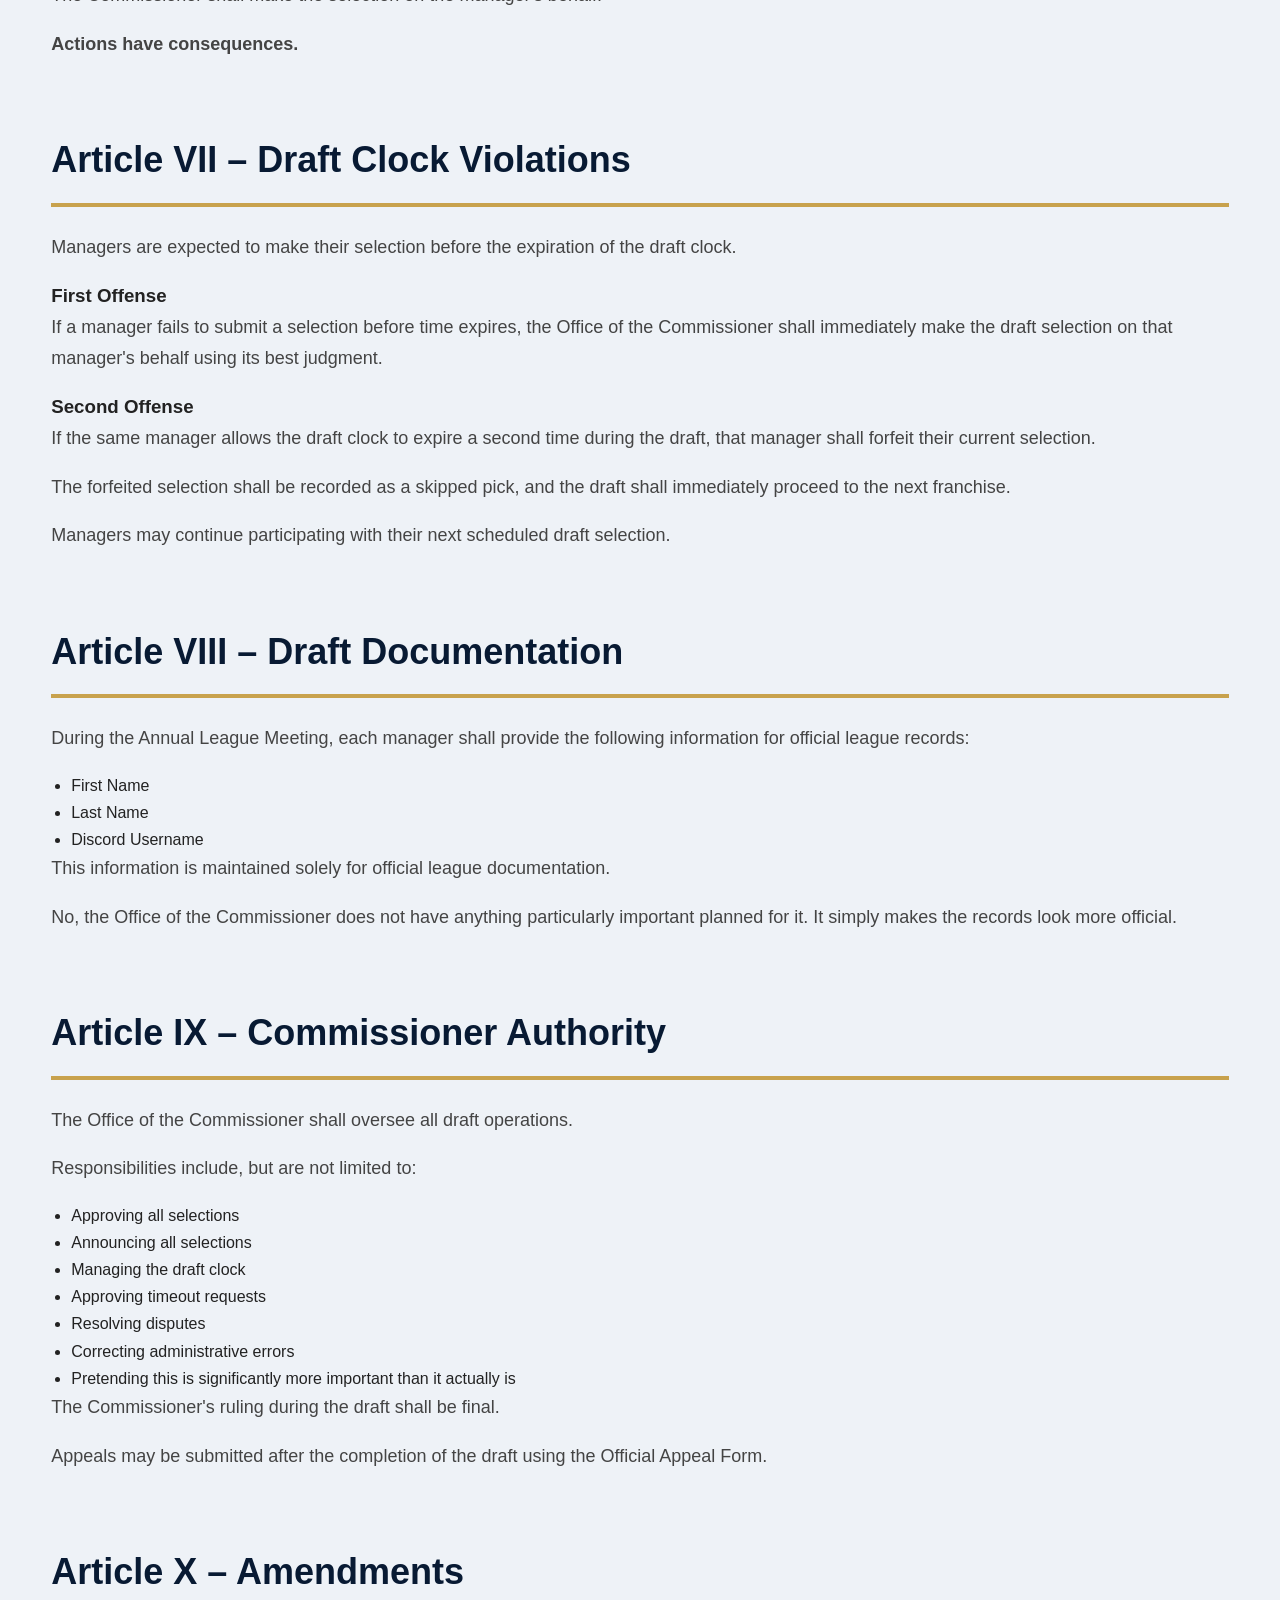
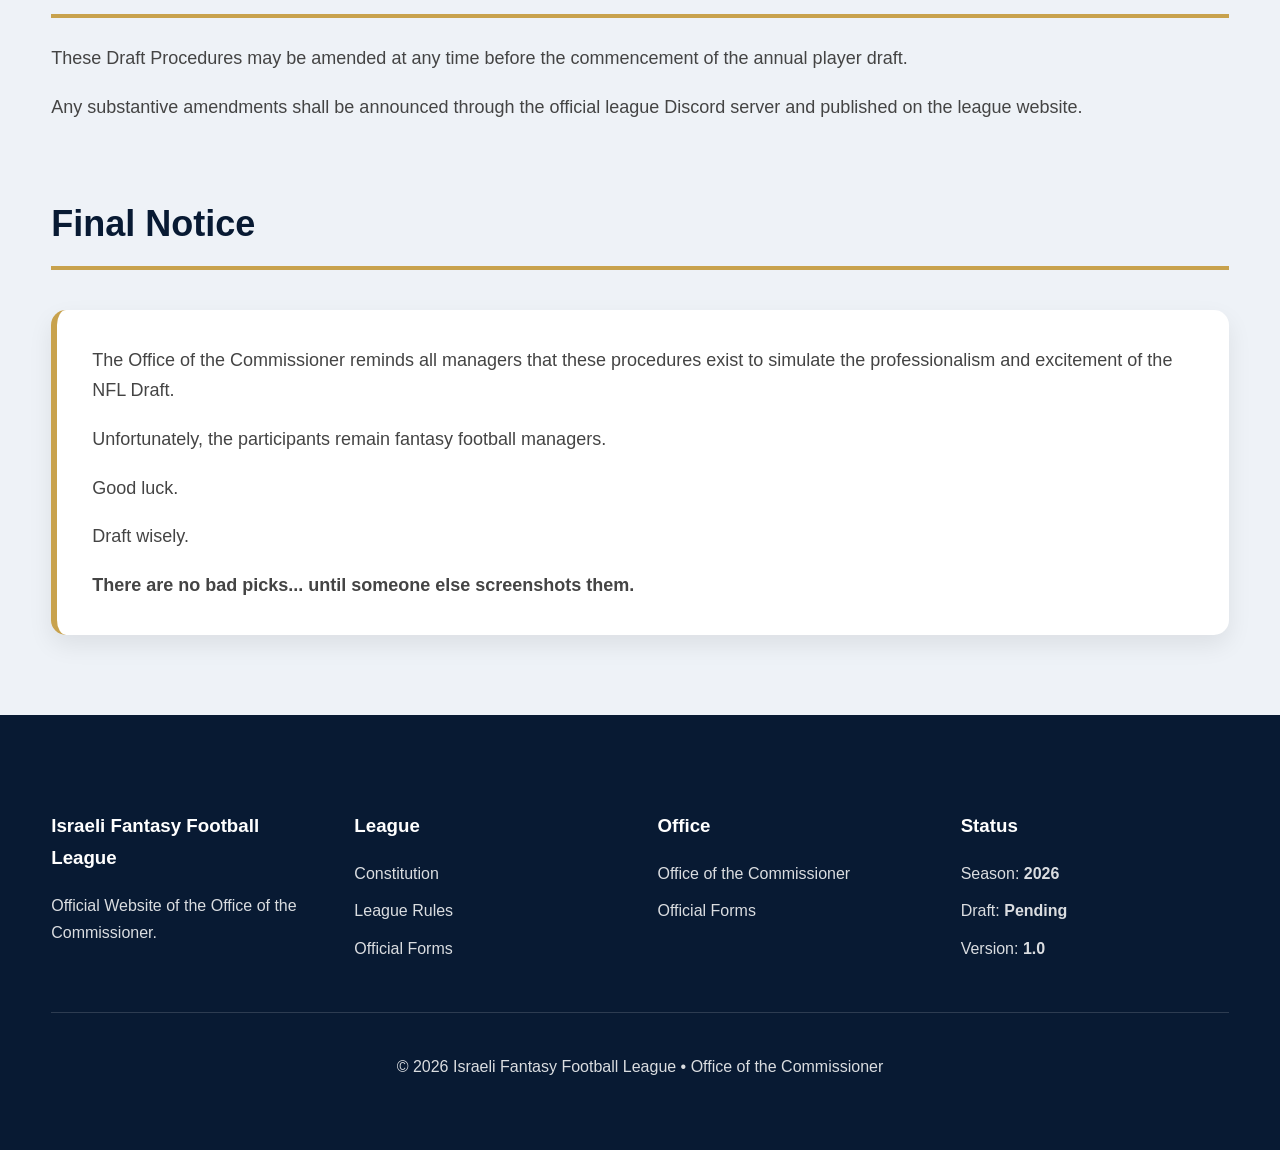
<file: draft-rules.html>
<!DOCTYPE html>
<html lang="en">

<head>

<meta charset="UTF-8">

<meta name="viewport" content="width=device-width, initial-scale=1.0">

<title>Draft Procedures | Israeli Fantasy Football League</title>

<link rel="stylesheet" href="css/style.css">

</head>

<body>

<header>

<div class="container">

<div class="logo">

<img src="images/logo.png" alt="IFFL Logo">

<div>

<h1>Israeli Fantasy Football League</h1>

<p>Office of the Commissioner</p>

</div>

</div>

<nav>

<ul>

<li><a href="index.html">Home</a></li>

<li><a href="constitution.html">Constitution</a></li>

<li><a href="rules.html">Rules</a></li>

<li><a href="draft-rules.html" class="active">Draft</a></li>

<li><a href="office.html">Office</a></li>

<li><a href="forms.html">Official Forms</a></li>

</ul>

</nav>

</div>

</header>

<section class="page-header">

<h1>Official Draft Procedures</h1>

<p>

These procedures govern the annual Israeli Fantasy Football League Player Draft and are administered by the Office of the Commissioner.

</p>

</section>

<section class="section">

<h2>Table of Contents</h2>

<div class="card-grid">

<div class="card">

<p>Article I – Draft Date</p>

<p>Article II – Draft Format</p>

<p>Article III – Draft Attendance</p>

<p>Article IV – Draft Selection Procedure</p>

<p>Article V – Early Draft Selections</p>

</div>

<div class="card">

<p>Article VI – Draft Timeouts</p>

<p>Article VII – Draft Clock Violations</p>

<p>Article VIII – Draft Documentation</p>

<p>Article IX – Commissioner Authority</p>

<p>Article X – Amendments</p>

</div>

</div>

</section>

<section class="section">

<h2>Article I – Draft Date</h2>

<p>

The official draft date and time shall be determined during the Annual League Meeting.

</p>

<p>

Managers are expected to make every reasonable effort to attend.

</p>

<p>

Managers unable to attend in person may participate remotely through approved league channels.

</p>

</section>

<section class="section">

<h2>Article II – Draft Format</h2>

<p>

The annual player draft shall consist of:

</p>

<ul>

<li>Sixteen (16) Rounds</li>

<li>Snake Draft Format</li>

<li>One (1) Minute and Thirty (30) Seconds per Selection</li>

</ul>

<p>

The draft will be conducted offline using FanDraft to provide a professional NFL Draft experience.

</p>

</section>

<section class="section">

<h2>Article III – Draft Attendance</h2>

<p>

Managers attending remotely may participate through the official Draft Day voice channel on Discord.

</p>

<p>

The draft will also be live streamed on YouTube for managers unable to attend in person.

</p>

</section>

  <section class="section">

<h2>Article IV – Draft Selection Procedure</h2>

<p>

All draft selections shall remain unofficial until approved by the Office of the Commissioner.

</p>

<p>

When making a selection, managers shall privately message the Commissioner on Discord with the following information:

</p>

<ul>

<li>Draft Pick Number</li>

<li>Player Name</li>

<li>NFL Team</li>

<li>Position</li>

</ul>

<p>

Upon verification, the Commissioner shall officially announce the selection.

</p>

<p>

The Office of the Commissioner reserves the authority to reject any submission that is incomplete, unclear, inaccurate, or otherwise incomprehensible.

</p>

</section>

<section class="section">

<h2>Article V – Early Draft Selections</h2>

<p>

Managers may not submit draft selections before they are officially on the clock.

</p>

<p>

Any player submitted before a manager's selection window opens shall be disregarded.

</p>

<p>

Should a manager continue attempting to submit selections prematurely, the Commissioner may make the selection on that manager's behalf.

</p>

<p>

<em>Patience is a virtue.</em>

</p>

</section>

<section class="section">

<h2>Article VI – Draft Timeouts</h2>

<p>

Each franchise shall receive <strong>three (3)</strong> timeouts during the draft.

</p>

<h3>Timeout Regulations</h3>

<ul>

<li>Each timeout lasts thirty (30) seconds.</li>

<li>Timeouts may only be used while the manager is officially on the clock.</li>

<li>Timeout requests must be submitted privately to the Commissioner on Discord.</li>

</ul>

<p>

The Office of the Commissioner recognizes that many managers participate in multiple fantasy football leagues and that draft preparation occasionally becomes... inadequate.

</p>

<p>

Managers requiring assistance selecting a player may request guidance from the Commissioner during an official timeout.

</p>

<h3>Illegal Timeout Usage</h3>

<p>

Managers attempting to use a timeout after exhausting all three allotted timeouts shall immediately forfeit control of their current selection.

</p>

<p>

The Commissioner shall make the selection on the manager's behalf.

</p>

<p>

<strong>Actions have consequences.</strong>

</p>

</section>

  <section class="section">

<h2>Article VII – Draft Clock Violations</h2>

<p>

Managers are expected to make their selection before the expiration of the draft clock.

</p>

<h3>First Offense</h3>

<p>

If a manager fails to submit a selection before time expires, the Office of the Commissioner shall immediately make the draft selection on that manager's behalf using its best judgment.

</p>

<h3>Second Offense</h3>

<p>

If the same manager allows the draft clock to expire a second time during the draft, that manager shall forfeit their current selection.

</p>

<p>

The forfeited selection shall be recorded as a skipped pick, and the draft shall immediately proceed to the next franchise.

</p>

<p>

Managers may continue participating with their next scheduled draft selection.

</p>

</section>

<section class="section">

<h2>Article VIII – Draft Documentation</h2>

<p>

During the Annual League Meeting, each manager shall provide the following information for official league records:

</p>

<ul>

<li>First Name</li>

<li>Last Name</li>

<li>Discord Username</li>

</ul>

<p>

This information is maintained solely for official league documentation.

</p>

<p>

No, the Office of the Commissioner does not have anything particularly important planned for it.

It simply makes the records look more official.

</p>

</section>

<section class="section">

<h2>Article IX – Commissioner Authority</h2>

<p>

The Office of the Commissioner shall oversee all draft operations.

</p>

<p>

Responsibilities include, but are not limited to:

</p>

<ul>

<li>Approving all selections</li>

<li>Announcing all selections</li>

<li>Managing the draft clock</li>

<li>Approving timeout requests</li>

<li>Resolving disputes</li>

<li>Correcting administrative errors</li>

<li>Pretending this is significantly more important than it actually is</li>

</ul>

<p>

The Commissioner's ruling during the draft shall be final.

</p>

<p>

Appeals may be submitted after the completion of the draft using the Official Appeal Form.

</p>

</section>

<section class="section">

<h2>Article X – Amendments</h2>

<p>

These Draft Procedures may be amended at any time before the commencement of the annual player draft.

</p>

<p>

Any substantive amendments shall be announced through the official league Discord server and published on the league website.

</p>

</section>

<section class="section">

<h2>Final Notice</h2>

<div class="notice">

<p>

The Office of the Commissioner reminds all managers that these procedures exist to simulate the professionalism and excitement of the NFL Draft.

</p>

<p>

Unfortunately, the participants remain fantasy football managers.

</p>

<p>

Good luck.

</p>

<p>

Draft wisely.

</p>

<p>

<strong>

There are no bad picks... until someone else screenshots them.

</strong>

</p>

</div>

</section>

<footer>

<div class="container">

<div class="card-grid">

<div>

<h3>Israeli Fantasy Football League</h3>

<p>

Official Website of the Office of the Commissioner.

</p>

</div>

<div>

<h3>League</h3>

<p><a href="constitution.html">Constitution</a></p>

<p><a href="rules.html">League Rules</a></p>

<p><a href="forms.html">Official Forms</a></p>

</div>

<div>

<h3>Office</h3>

<p><a href="office.html">Office of the Commissioner</a></p>

<p><a href="forms.html">Official Forms</a></p>

</div>

<div>

<h3>Status</h3>

<p>Season: <strong>2026</strong></p>

<p>Draft: <strong>Pending</strong></p>

<p>Version: <strong>1.0</strong></p>

</div>

</div>

<hr>

<p class="text-center">

© 2026 Israeli Fantasy Football League • Office of the Commissioner

</p>

</div>

</footer>

</body>

</html>
</file>
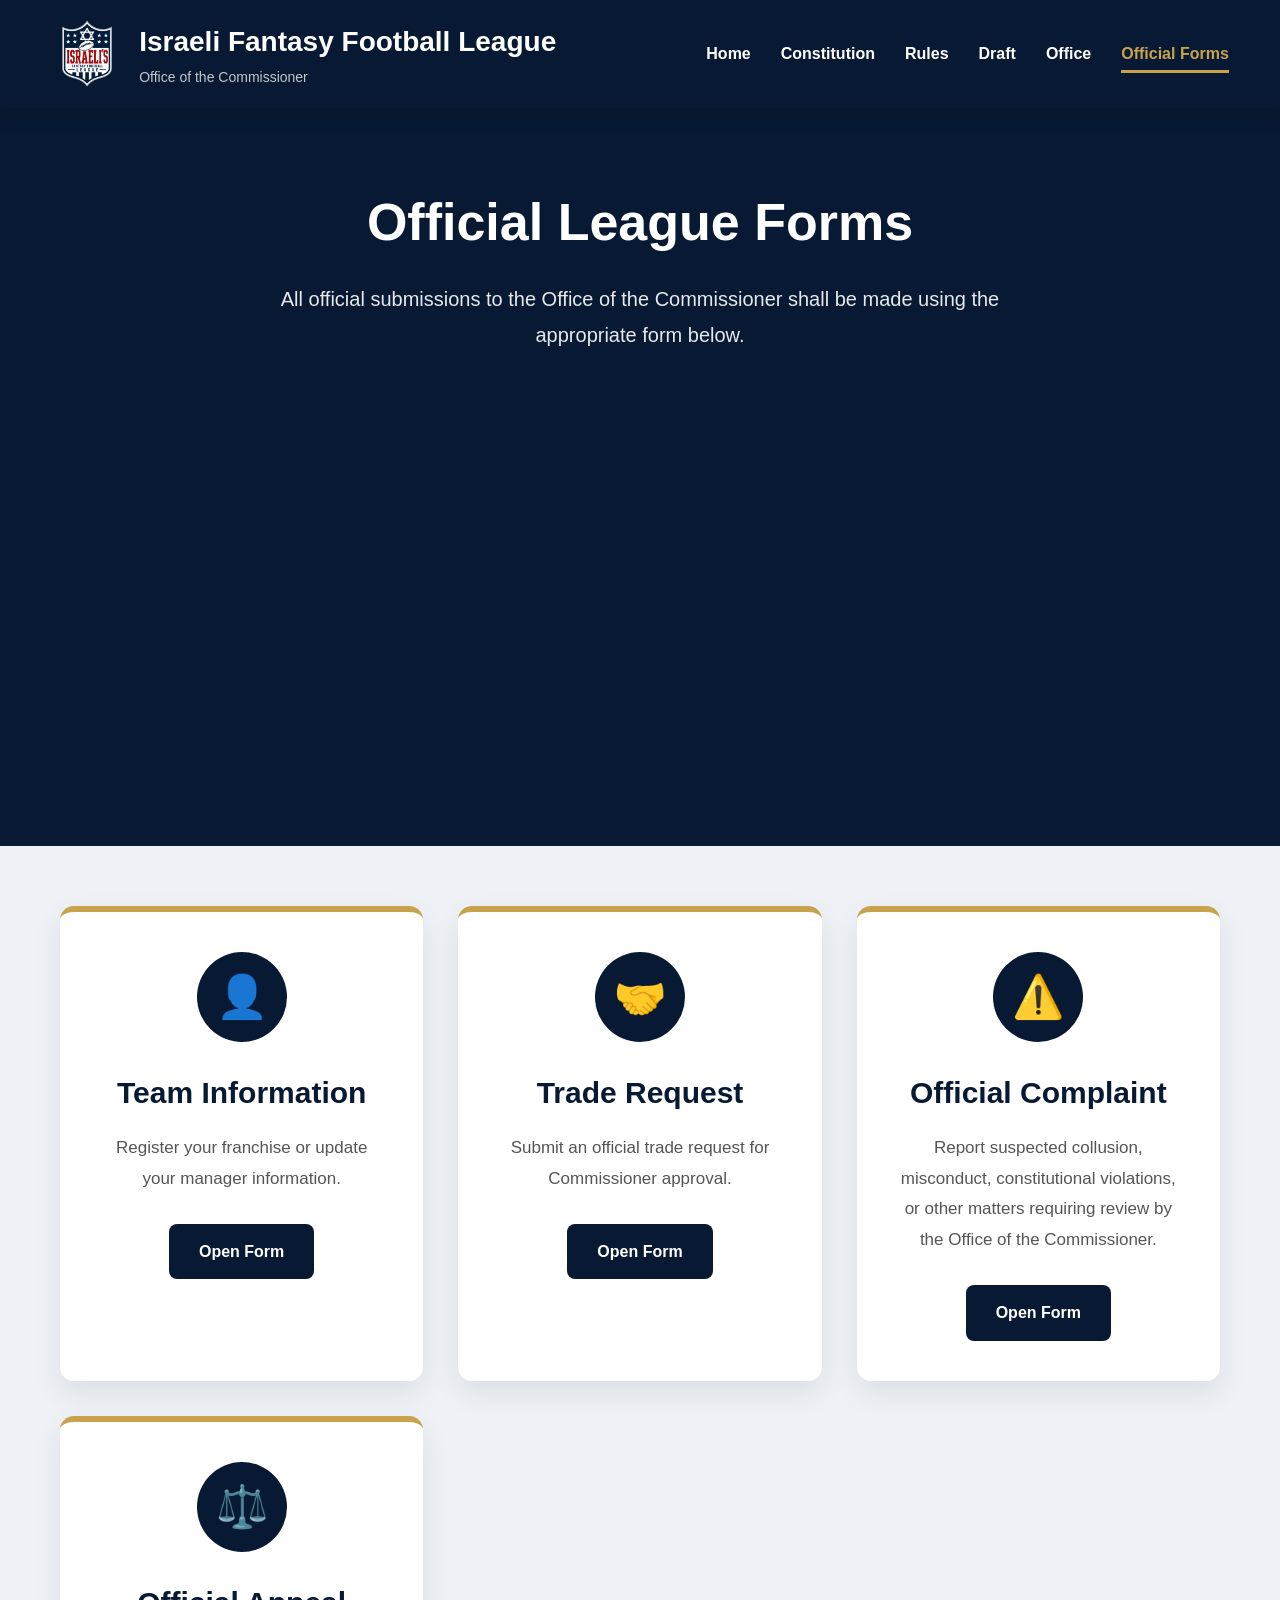
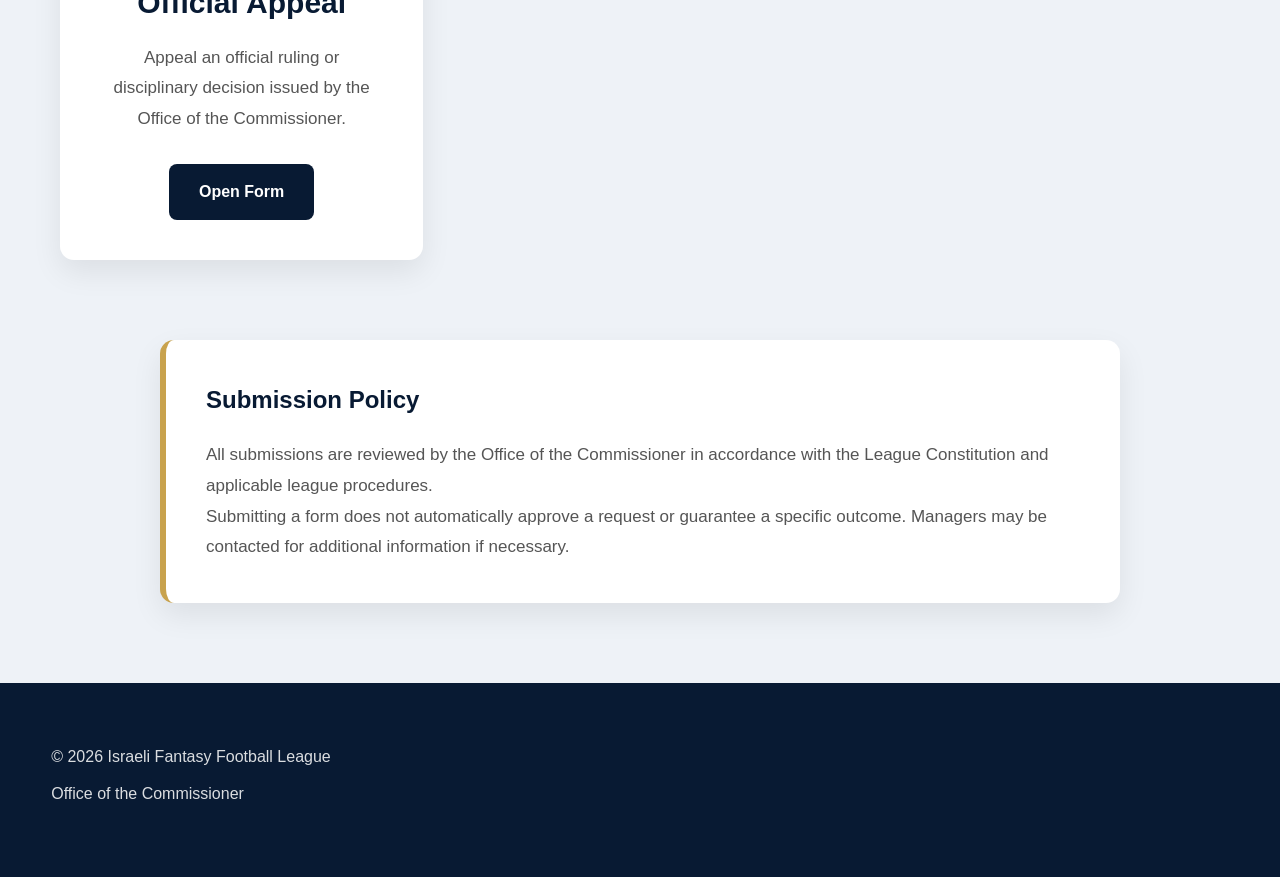
<file: forms.html>
<!DOCTYPE html>
<html lang="en">

<head>

<meta charset="UTF-8">
<meta name="viewport" content="width=device-width, initial-scale=1.0">

<title>Official Forms | Israeli Fantasy Football League</title>

<link rel="stylesheet" href="css/style.css">

<style>

body{

background:#eef2f7;

}

.hero{

background:#081a33;
color:white;
text-align:center;
padding:70px 20px;
margin-bottom:60px;

}

.hero h1{

font-size:52px;
margin-bottom:15px;

}

.hero p{

font-size:20px;
opacity:.9;
max-width:800px;
margin:auto;
line-height:1.8;

}

.form-grid{

max-width:1200px;
margin:0 auto 80px;
padding:0 20px;

display:grid;

grid-template-columns:repeat(auto-fit,minmax(320px,1fr));

gap:35px;

}

.form-card{

background:white;

border-radius:14px;

padding:40px;

text-align:center;

box-shadow:0 12px 30px rgba(0,0,0,.08);

border-top:6px solid #c8a24d;

transition:.25s;

}

.form-card:hover{

transform:translateY(-8px);

box-shadow:0 18px 40px rgba(0,0,0,.15);

}

.icon{

width:90px;

height:90px;

margin:0 auto 25px;

border-radius:50%;

background:#081a33;

display:flex;

justify-content:center;

align-items:center;

font-size:42px;

color:white;

}

.form-card h2{

font-size:30px;

color:#081a33;

margin-bottom:15px;

}

.form-card p{

line-height:1.8;

font-size:17px;

color:#555;

margin-bottom:30px;

}

.form-button{

display:inline-block;

padding:14px 30px;

background:#081a33;

color:white;

text-decoration:none;

font-weight:bold;

border-radius:8px;

transition:.25s;

}

.form-button:hover{

background:#c8a24d;

color:white;

}

</style>

</head>

<body>

<header>

<div class="container">

<div class="logo">

<img src="images/logo.png" alt="IFFL Logo">

<div>

<h1>Israeli Fantasy Football League</h1>

<p>Office of the Commissioner</p>

</div>

</div>

<nav>

<ul>

<li><a href="index.html">Home</a></li>
<li><a href="constitution.html">Constitution</a></li>
<li><a href="rules.html">Rules</a></li>
<li><a href="draft-rules.html">Draft</a></li>
<li><a href="office.html">Office</a></li>
<li><a href="forms.html" class="active">Official Forms</a></li>

</ul>

</nav>

</div>

</header>

<section class="hero">

<h1>Official League Forms</h1>

<p>

All official submissions to the Office of the Commissioner shall be made using the appropriate form below.

</p>

</section>

<div class="form-grid">

<div class="form-card">

<div class="icon">👤</div>

<h2>Team Information</h2>

<p>

Register your franchise or update your manager information.

</p>

<a class="form-button"

href="https://forms.gle/xeA5mya9uTLa5hos8"

target="_blank">

Open Form

</a>

</div>

<div class="form-card">

<div class="icon">🤝</div>

<h2>Trade Request</h2>

<p>

Submit an official trade request for Commissioner approval.

</p>

<a class="form-button"

href="https://forms.gle/kA8jKHytnUiwm6r99"

target="_blank">

Open Form

</a>

</div>

  <div class="form-card">

<div class="icon">⚠️</div>

<h2>Official Complaint</h2>

<p>

Report suspected collusion, misconduct, constitutional violations, or other matters requiring review by the Office of the Commissioner.

</p>

<a class="form-button"

href="https://forms.gle/W9MyaF2aADhRawb67"

target="_blank">

Open Form

</a>

</div>

<div class="form-card">

<div class="icon">⚖️</div>

<h2>Official Appeal</h2>

<p>

Appeal an official ruling or disciplinary decision issued by the Office of the Commissioner.

</p>

<a class="form-button"

href="https://forms.gle/vzQhZHtFt1rxnJjZ7"

target="_blank">

Open Form

</a>

</div>

</div>

<section style="max-width:1000px;margin:0 auto 80px;padding:0 20px;">

<div style="background:white;padding:40px;border-radius:14px;box-shadow:0 12px 30px rgba(0,0,0,.08);border-left:6px solid #c8a24d;">

<h2 style="color:#081a33;margin-bottom:20px;">

Submission Policy

</h2>

<p style="line-height:1.8;color:#555;font-size:17px;">

All submissions are reviewed by the Office of the Commissioner in accordance with the League Constitution and applicable league procedures.

</p>

<p style="line-height:1.8;color:#555;font-size:17px;">

Submitting a form does not automatically approve a request or guarantee a specific outcome. Managers may be contacted for additional information if necessary.

</p>

</div>

</section>

<footer>

<div class="container">

<p>© 2026 Israeli Fantasy Football League</p>

<p>Office of the Commissioner</p>

</div>

</footer>

</body>

</html>
</file>
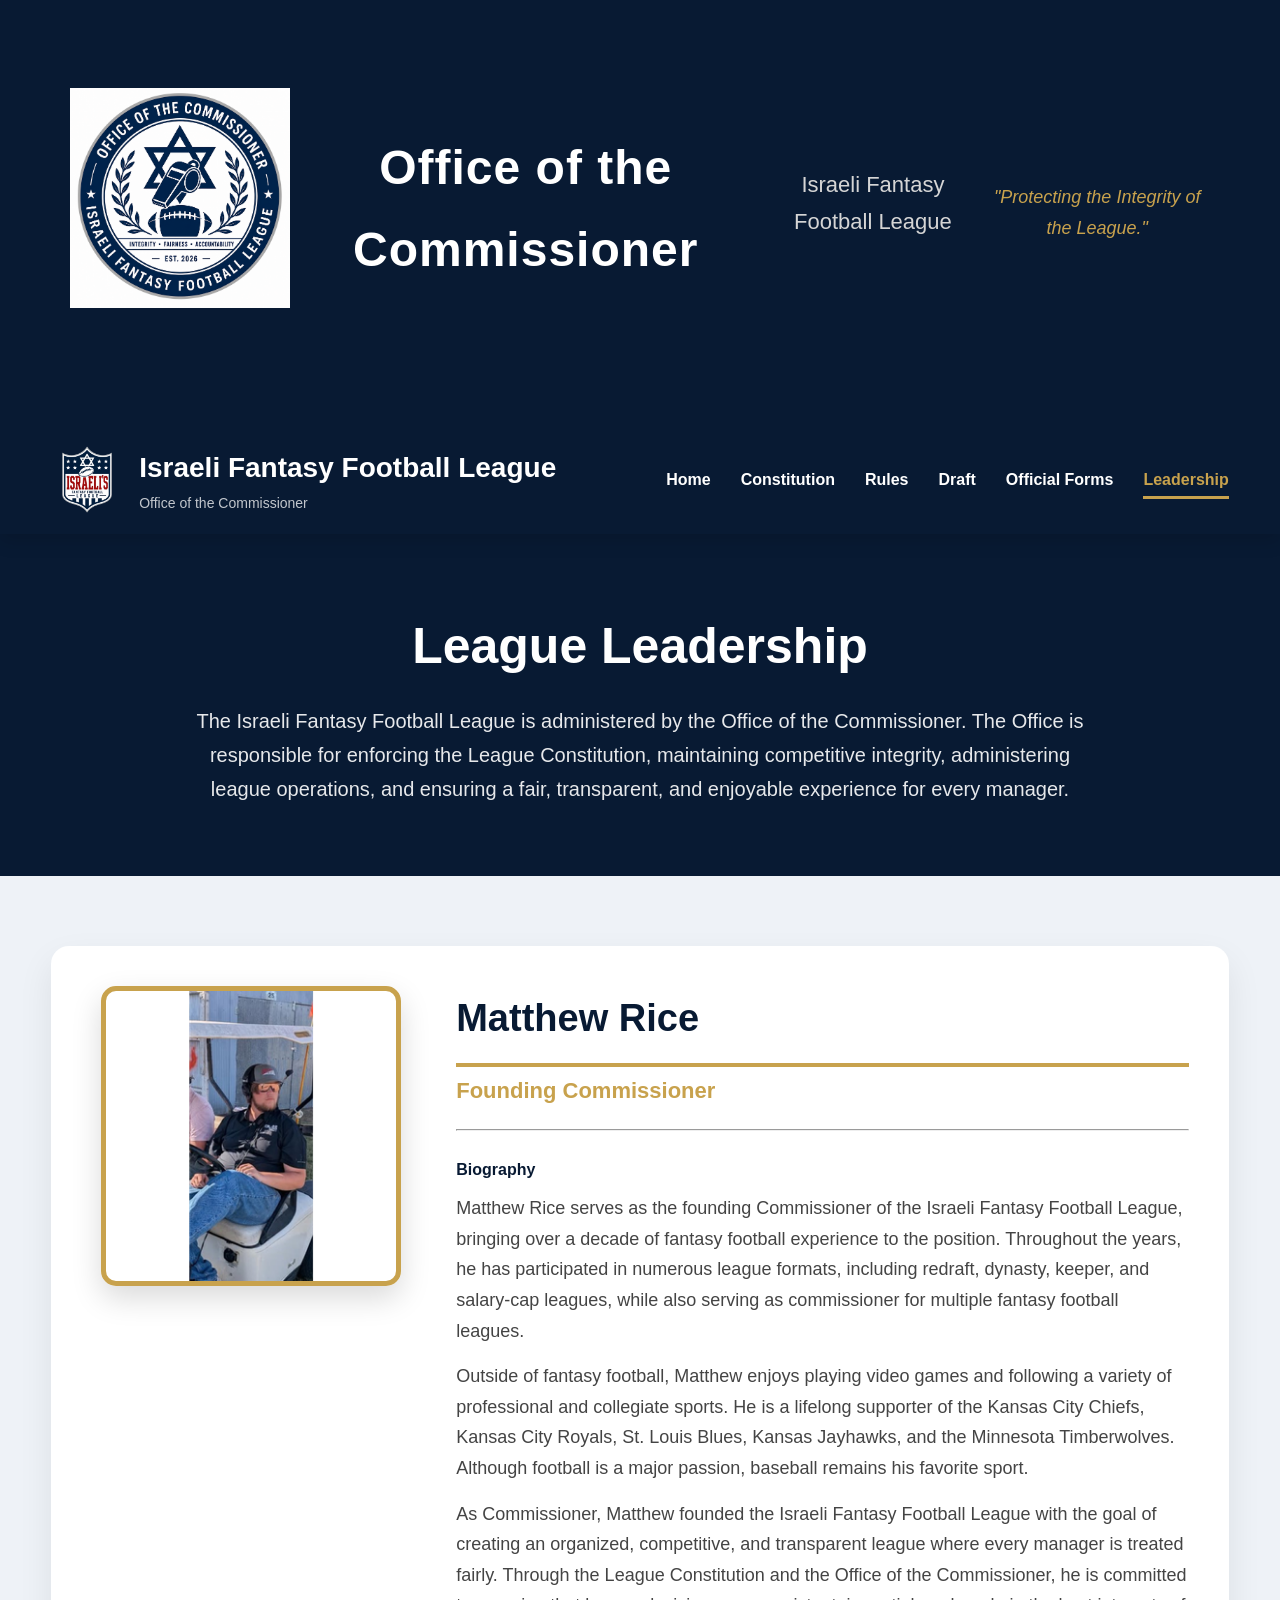
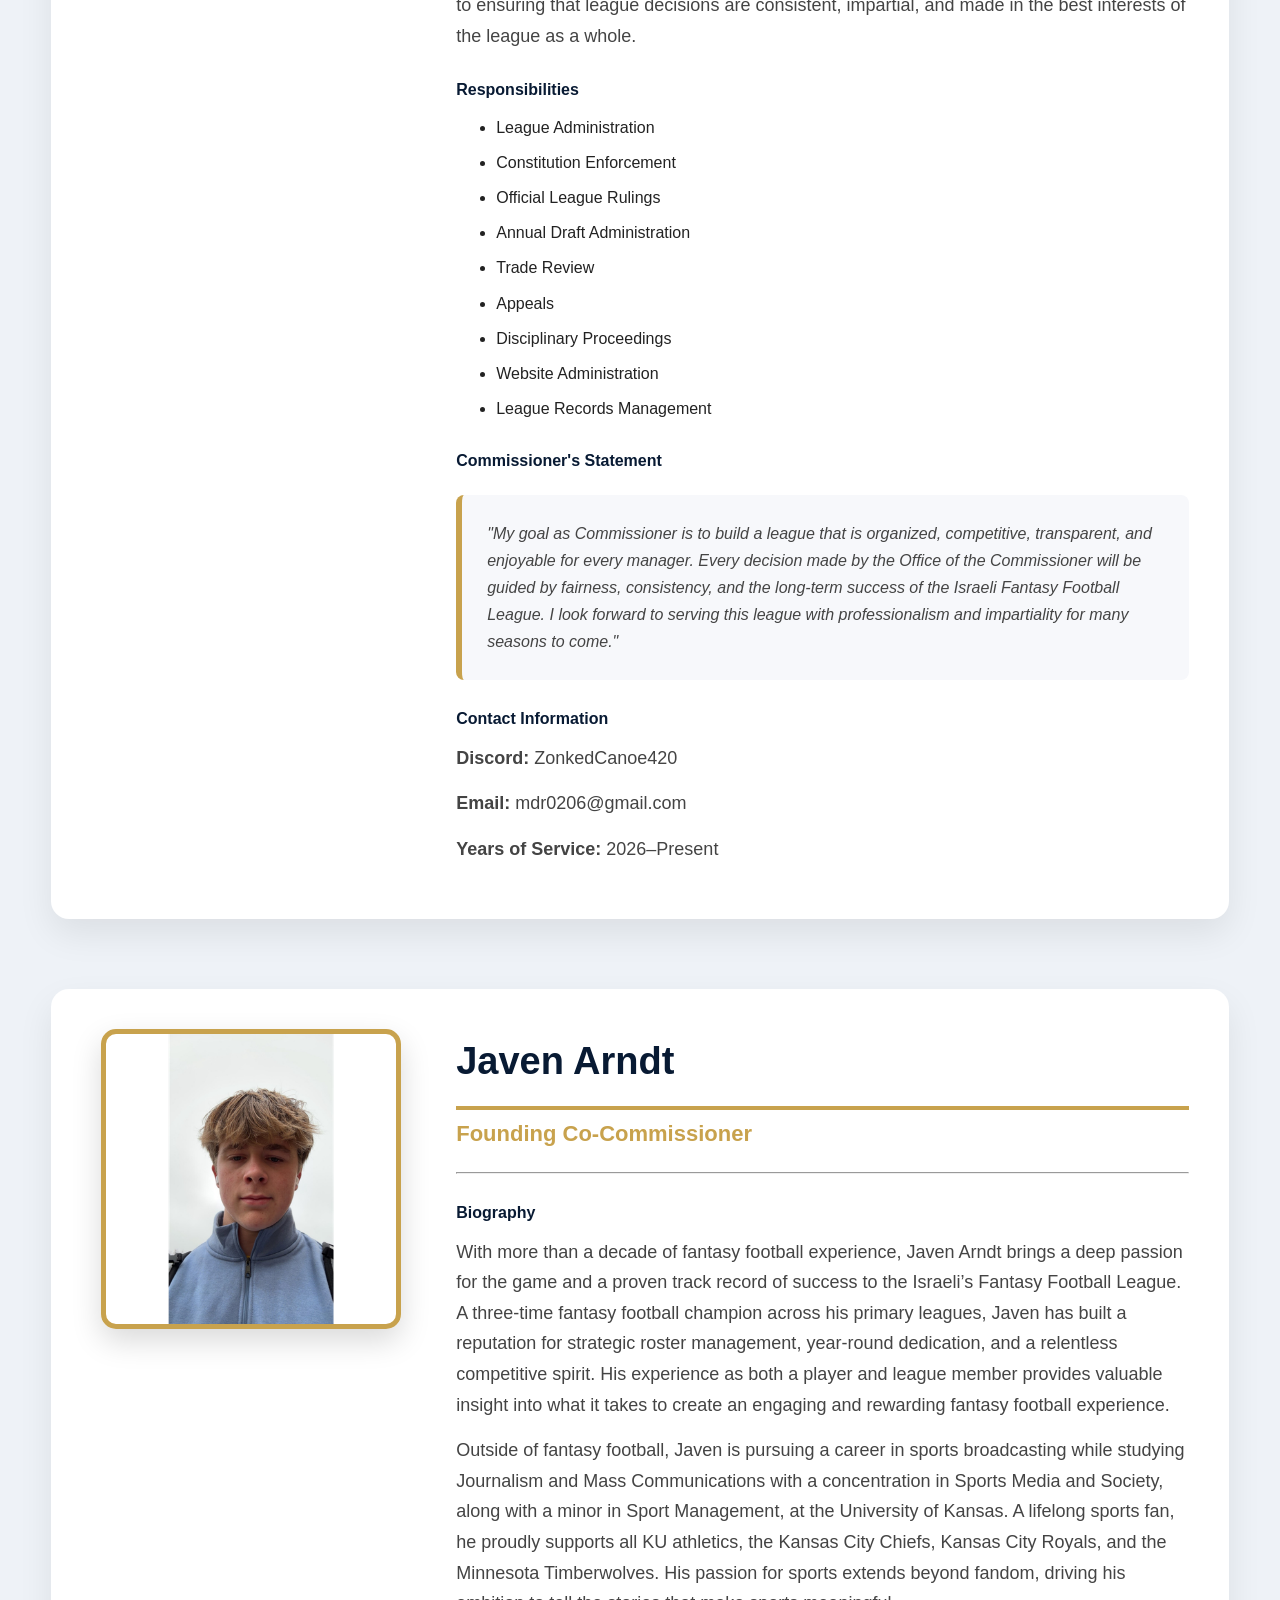
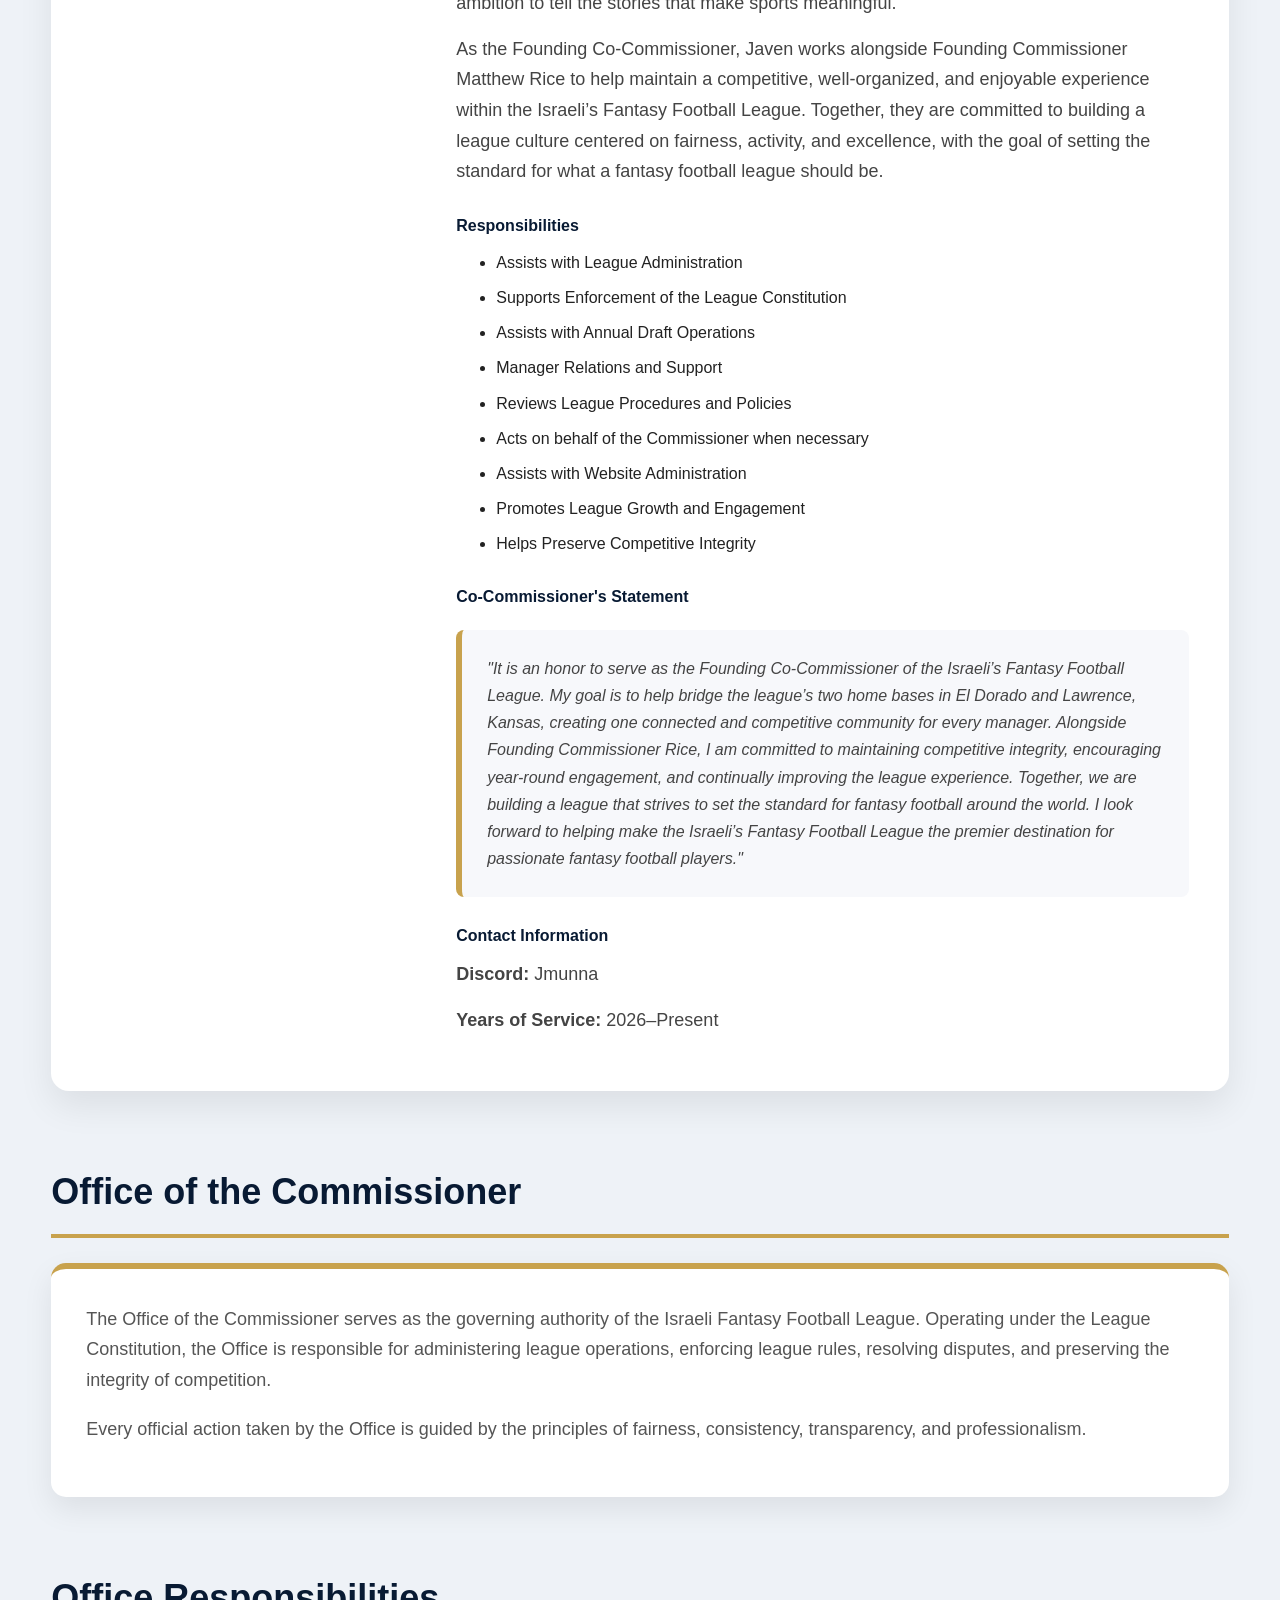
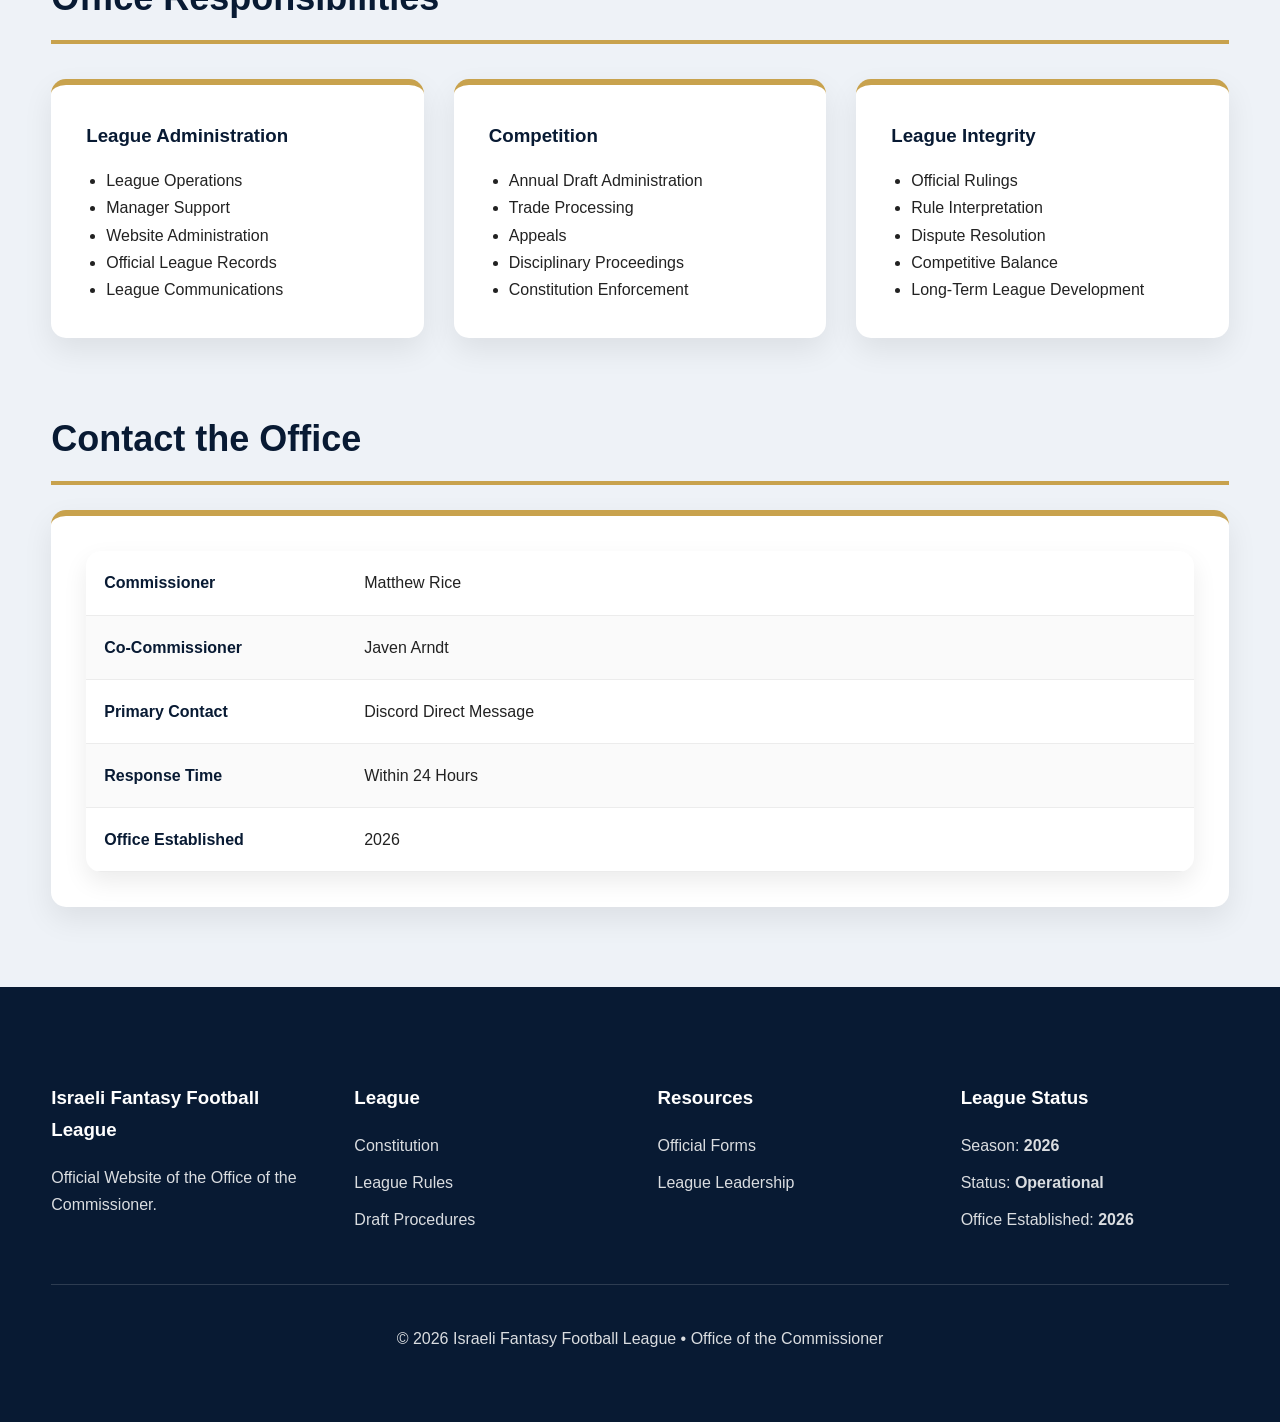
<file: league-leadership.html>
<!DOCTYPE html>
<html lang="en">

<head>

<style>

header{

    transition:transform .35s ease;
    position:sticky;
    top:0;
    z-index:1000;

}

</style>
  
<meta charset="UTF-8">
<meta name="viewport" content="width=device-width, initial-scale=1.0">

<title>League Leadership | Israeli Fantasy Football League</title>

<link rel="stylesheet" href="css/style.css">

</head>

<body>

<header>

  <section class="office-banner">

<div class="container">

<img src="images/office/Seal.png"
     alt="Office of the Commissioner Seal"
     class="office-seal">

<h1>Office of the Commissioner</h1>

<h3>Israeli Fantasy Football League</h3>

<p class="office-motto">

"Protecting the Integrity of the League."

</p>

</div>

</section>

<div class="container navbar">

<div class="logo">

<img src="images/logo.png" alt="IFFL Logo">

<div>

<h1>Israeli Fantasy Football League</h1>

<p>Office of the Commissioner</p>

</div>

</div>

<nav>

<ul>

<li><a href="index.html">Home</a></li>
<li><a href="constitution.html">Constitution</a></li>
<li><a href="rules.html">Rules</a></li>
<li><a href="draft-rules.html">Draft</a></li>
<li><a href="forms.html">Official Forms</a></li>
<li><a href="league-leadership.html" class="active">Leadership</a></li>

</ul>

</nav>

</div>

</header>

<section class="page-header">

<div class="container">

<h1>League Leadership</h1>

<p>

The Israeli Fantasy Football League is administered by the Office of the Commissioner. The Office is responsible for enforcing the League Constitution, maintaining competitive integrity, administering league operations, and ensuring a fair, transparent, and enjoyable experience for every manager.

</p>

</div>

</section>

<section class="section">

<div class="leadership-card">

<div class="leadership-photo">

<img src="images/leadership/Commissioner.png" alt="Matthew Rice">

</div>

<div class="leadership-info">

<h2>Matthew Rice</h2>

<h3>Founding Commissioner</h3>

<hr>

<h4>Biography</h4>

<p>

Matthew Rice serves as the founding Commissioner of the Israeli Fantasy Football League, bringing over a decade of fantasy football experience to the position. Throughout the years, he has participated in numerous league formats, including redraft, dynasty, keeper, and salary-cap leagues, while also serving as commissioner for multiple fantasy football leagues.

</p>

<p>

Outside of fantasy football, Matthew enjoys playing video games and following a variety of professional and collegiate sports. He is a lifelong supporter of the Kansas City Chiefs, Kansas City Royals, St. Louis Blues, Kansas Jayhawks, and the Minnesota Timberwolves. Although football is a major passion, baseball remains his favorite sport.

</p>

<p>

As Commissioner, Matthew founded the Israeli Fantasy Football League with the goal of creating an organized, competitive, and transparent league where every manager is treated fairly. Through the League Constitution and the Office of the Commissioner, he is committed to ensuring that league decisions are consistent, impartial, and made in the best interests of the league as a whole.

</p>

<h4>Responsibilities</h4>

<ul>

<li>League Administration</li>
<li>Constitution Enforcement</li>
<li>Official League Rulings</li>
<li>Annual Draft Administration</li>
<li>Trade Review</li>
<li>Appeals</li>
<li>Disciplinary Proceedings</li>
<li>Website Administration</li>
<li>League Records Management</li>

</ul>

<h4>Commissioner's Statement</h4>

<blockquote>

"My goal as Commissioner is to build a league that is organized, competitive, transparent, and enjoyable for every manager. Every decision made by the Office of the Commissioner will be guided by fairness, consistency, and the long-term success of the Israeli Fantasy Football League. I look forward to serving this league with professionalism and impartiality for many seasons to come."

</blockquote>

<h4>Contact Information</h4>

<p>

<strong>Discord:</strong> ZonkedCanoe420

</p>

<p>

<strong>Email:</strong> mdr0206@gmail.com

</p>

<p>

<strong>Years of Service:</strong> 2026–Present

</p>

</div>

</div>

</section>

  <section class="section">

<div class="leadership-card">

<div class="leadership-photo">

<img src="images/leadership/CoCommissioner.png" alt="Javen Arndt">

</div>

<div class="leadership-info">

<h2>Javen Arndt</h2>

<h3>Founding Co-Commissioner</h3>

<hr>

<h4>Biography</h4>

<p>

With more than a decade of fantasy football experience, Javen Arndt brings a deep passion for the game and a proven track record of success to the Israeli’s Fantasy Football League. A three-time fantasy football champion across his primary leagues, Javen has built a reputation for strategic roster management, year-round dedication, and a relentless competitive spirit. His experience as both a player and league member provides valuable insight into what it takes to create an engaging and rewarding fantasy football experience.

</p>

<p>

Outside of fantasy football, Javen is pursuing a career in sports broadcasting while studying Journalism and Mass Communications with a concentration in Sports Media and Society, along with a minor in Sport Management, at the University of Kansas. A lifelong sports fan, he proudly supports all KU athletics, the Kansas City Chiefs, Kansas City Royals, and the Minnesota Timberwolves. His passion for sports extends beyond fandom, driving his ambition to tell the stories that make sports meaningful.

</p>

<p>

As the Founding Co-Commissioner, Javen works alongside Founding Commissioner Matthew Rice to help maintain a competitive, well-organized, and enjoyable experience within the Israeli’s Fantasy Football League. Together, they are committed to building a league culture centered on fairness, activity, and excellence, with the goal of setting the standard for what a fantasy football league should be.

</p>

<h4>Responsibilities</h4>

<ul>

<li>Assists with League Administration</li>

<li>Supports Enforcement of the League Constitution</li>

<li>Assists with Annual Draft Operations</li>

<li>Manager Relations and Support</li>

<li>Reviews League Procedures and Policies</li>

<li>Acts on behalf of the Commissioner when necessary</li>

<li>Assists with Website Administration</li>

<li>Promotes League Growth and Engagement</li>

<li>Helps Preserve Competitive Integrity</li>

</ul>

<h4>Co-Commissioner's Statement</h4>

<blockquote>

"It is an honor to serve as the Founding Co-Commissioner of the Israeli’s Fantasy Football League. My goal is to help bridge the league’s two home bases in El Dorado and Lawrence, Kansas, creating one connected and competitive community for every manager. Alongside Founding Commissioner Rice, I am committed to maintaining competitive integrity, encouraging year-round engagement, and continually improving the league experience. Together, we are building a league that strives to set the standard for fantasy football around the world. I look forward to helping make the Israeli’s Fantasy Football League the premier destination for passionate fantasy football players."

</blockquote>

<h4>Contact Information</h4>

<p>

<strong>Discord:</strong> Jmunna

</p>

<p>

<strong>Years of Service:</strong> 2026–Present

</p>

</div>

</div>

</section>

  <section class="section">

<h2>Office of the Commissioner</h2>

<div class="card">

<p>

The Office of the Commissioner serves as the governing authority of the Israeli Fantasy Football League. Operating under the League Constitution, the Office is responsible for administering league operations, enforcing league rules, resolving disputes, and preserving the integrity of competition.

</p>

<p>

Every official action taken by the Office is guided by the principles of fairness, consistency, transparency, and professionalism.

</p>

</div>

</section>

<section class="section">

<h2>Office Responsibilities</h2>

<div class="card-grid">

<div class="card">

<h3>League Administration</h3>

<ul>

<li>League Operations</li>

<li>Manager Support</li>

<li>Website Administration</li>

<li>Official League Records</li>

<li>League Communications</li>

</ul>

</div>

<div class="card">

<h3>Competition</h3>

<ul>

<li>Annual Draft Administration</li>

<li>Trade Processing</li>

<li>Appeals</li>

<li>Disciplinary Proceedings</li>

<li>Constitution Enforcement</li>

</ul>

</div>

<div class="card">

<h3>League Integrity</h3>

<ul>

<li>Official Rulings</li>

<li>Rule Interpretation</li>

<li>Dispute Resolution</li>

<li>Competitive Balance</li>

<li>Long-Term League Development</li>

</ul>

</div>

</div>

</section>

<section class="section">

<h2>Contact the Office</h2>

<div class="card">

<table class="info-table">

<tr>

<td><strong>Commissioner</strong></td>

<td>Matthew Rice</td>

</tr>

<tr>

<td><strong>Co-Commissioner</strong></td>

<td>Javen Arndt</td>

</tr>

<tr>

<td><strong>Primary Contact</strong></td>

<td>Discord Direct Message</td>

</tr>

<tr>

<td><strong>Response Time</strong></td>

<td>Within 24 Hours</td>

</tr>

<tr>

<td><strong>Office Established</strong></td>

<td>2026</td>

</tr>

</table>

</div>

</section>

<footer>

<div class="container">

<div class="card-grid">

<div>

<h3>Israeli Fantasy Football League</h3>

<p>

Official Website of the Office of the Commissioner.

</p>

</div>

<div>

<h3>League</h3>

<p><a href="constitution.html">Constitution</a></p>

<p><a href="rules.html">League Rules</a></p>

<p><a href="draft-rules.html">Draft Procedures</a></p>

</div>

<div>

<h3>Resources</h3>

<p><a href="forms.html">Official Forms</a></p>

<p><a href="league-leadership.html">League Leadership</a></p>

</div>

<div>

<h3>League Status</h3>

<p>Season: <strong>2026</strong></p>

<p>Status: <strong>Operational</strong></p>

<p>Office Established: <strong>2026</strong></p>

</div>

</div>

<hr>

<p class="text-center">

© 2026 Israeli Fantasy Football League • Office of the Commissioner

</p>

</div>

</footer>

<script>

let lastScroll = 0;
const header = document.querySelector("header");

window.addEventListener("scroll", function () {

    const currentScroll = window.pageYOffset;

    if (currentScroll <= 0) {
        header.style.transform = "translateY(0)";
        return;
    }

    if (currentScroll > lastScroll) {
        // Scrolling down
        header.style.transform = "translateY(-100%)";
    } else {
        // Scrolling up
        header.style.transform = "translateY(0)";
    }

    lastScroll = currentScroll;

});

</script>
  
</body>

</html>
</file>
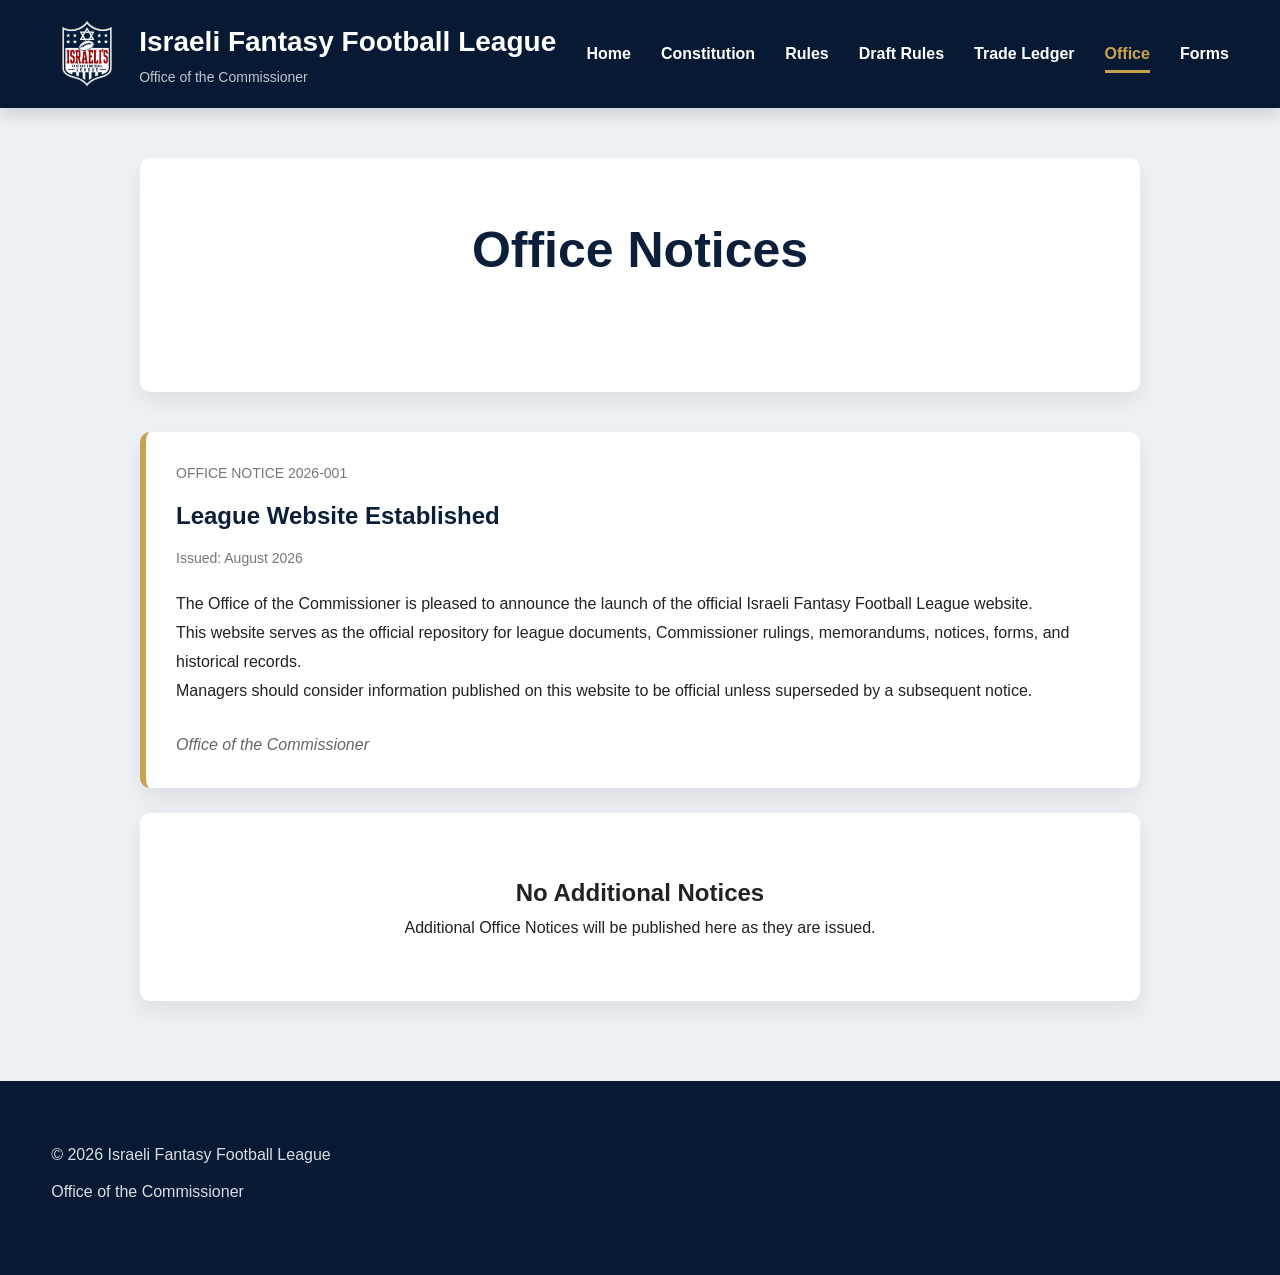
<file: office-notices.html>
<!DOCTYPE html>
<html lang="en">

<head>

<meta charset="UTF-8">
<meta name="viewport" content="width=device-width, initial-scale=1.0">

<title>Office Notices | Israeli Fantasy Football League</title>

<link rel="stylesheet" href="css/style.css">

<style>

.document{

max-width:1000px;
margin:50px auto;

}

.page-header{

background:white;
padding:50px;
border-radius:10px;
box-shadow:0 10px 25px rgba(0,0,0,.08);
text-align:center;
margin-bottom:40px;

}

.page-header h1{

color:#0b1f3a;

}

.notice{

background:white;
padding:30px;
border-left:6px solid #c8a24d;
border-radius:10px;
margin-bottom:25px;
box-shadow:0 10px 25px rgba(0,0,0,.08);

}

.notice-number{

font-size:14px;
color:#777;
margin-bottom:10px;

}

.notice h2{

margin-bottom:10px;
color:#0b1f3a;

}

.notice-date{

font-size:14px;
color:#777;
margin-bottom:20px;

}

.notice p{

line-height:1.8;

}

.notice-footer{

margin-top:25px;
font-style:italic;
color:#666;

}

.empty{

text-align:center;
padding:60px;
background:white;
border-radius:10px;
box-shadow:0 10px 25px rgba(0,0,0,.08);

}

</style>

</head>

<body>

<header>

<div class="container">

<div class="logo">

<img src="images/logo.png" alt="IFFL Logo">

<div>

<h1>Israeli Fantasy Football League</h1>

<p>Office of the Commissioner</p>

</div>

</div>

<nav>

<ul>

<li><a href="index.html">Home</a></li>
<li><a href="constitution.html">Constitution</a></li>
<li><a href="rules.html">Rules</a></li>
<li><a href="draft-rules.html">Draft Rules</a></li>
<li><a href="trade-ledger.html">Trade Ledger</a></li>
<li><a href="office.html" class="active">Office</a></li>
<li><a href="forms.html">Forms</a></li>

</ul>

</nav>

</div>

</header>

<div class="document">

<div class="page-header">

<h1>Office Notices</h1>

<p>

Official administrative announcements issued by the Office of the Commissioner.

</p>

</div>

<div class="notice">

<div class="notice-number">

OFFICE NOTICE 2026-001

</div>

<h2>League Website Established</h2>

<div class="notice-date">

Issued: August 2026

</div>

<p>

The Office of the Commissioner is pleased to announce the launch of the official Israeli Fantasy Football League website.

</p>

<p>

This website serves as the official repository for league documents, Commissioner rulings, memorandums, notices, forms, and historical records.

</p>

<p>

Managers should consider information published on this website to be official unless superseded by a subsequent notice.

</p>

<div class="notice-footer">

Office of the Commissioner

</div>

</div>

<div class="empty">

<h2>No Additional Notices</h2>

<p>

Additional Office Notices will be published here as they are issued.

</p>

</div>

</div>

<footer>

<div class="container">

<p>

© 2026 Israeli Fantasy Football League

</p>

<p>

Office of the Commissioner

</p>

</div>

</footer>

</body>

</html>
</file>
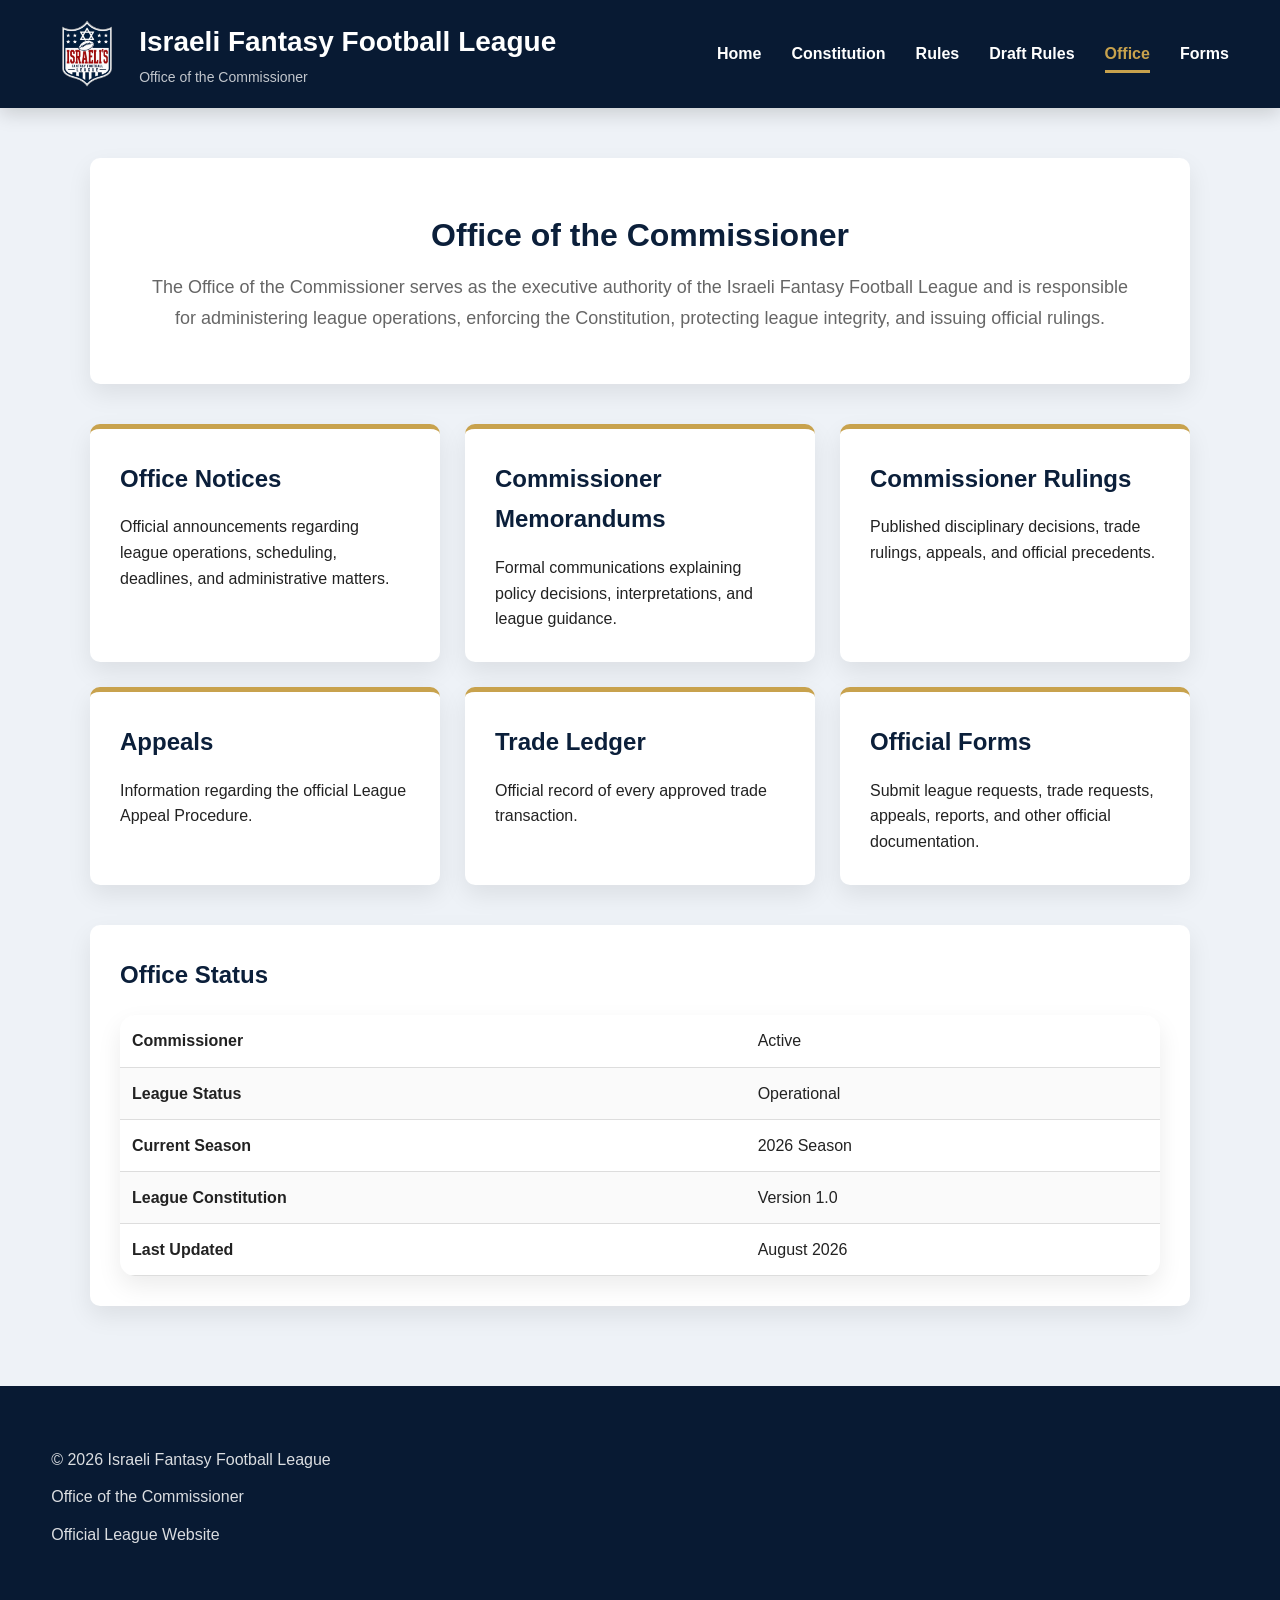
<file: office.html>
<!DOCTYPE html>
<html lang="en">

<head>

<meta charset="UTF-8">
<meta name="viewport" content="width=device-width, initial-scale=1.0">

<title>Office of the Commissioner | Israeli Fantasy Football League</title>

<link rel="stylesheet" href="css/style.css">

<style>

.office{

max-width:1100px;
margin:50px auto;

}

.office-header{

background:white;
padding:50px;
border-radius:10px;
box-shadow:0 10px 25px rgba(0,0,0,.08);
text-align:center;

}

.office-header h1{

color:#0b1f3a;
margin-bottom:10px;

}

.office-header p{

font-size:18px;
color:#666;

}

.office-grid{

display:grid;
grid-template-columns:repeat(auto-fit,minmax(280px,1fr));
gap:25px;
margin-top:40px;

}

.office-card{

background:white;
padding:30px;
border-top:5px solid #c8a24d;
border-radius:10px;
box-shadow:0 10px 25px rgba(0,0,0,.08);
text-decoration:none;
color:#222;
transition:.25s;

}

.office-card:hover{

transform:translateY(-6px);

}

.office-card h2{

color:#0b1f3a;
margin-bottom:15px;

}

.office-card p{

line-height:1.6;

}

.status{

margin-top:40px;
background:white;
padding:30px;
border-radius:10px;
box-shadow:0 10px 25px rgba(0,0,0,.08);

}

.status h2{

color:#0b1f3a;
margin-bottom:20px;

}

.status table{

width:100%;
border-collapse:collapse;

}

.status td{

padding:12px;
border-bottom:1px solid #ddd;

}

</style>

</head>

<body>

<header>

<div class="container">

<div class="logo">

<img src="images/logo.png" alt="IFFL Logo">

<div>

<h1>Israeli Fantasy Football League</h1>

<p>Office of the Commissioner</p>

</div>

</div>

<nav>

<ul>

<li><a href="index.html">Home</a></li>
<li><a href="constitution.html">Constitution</a></li>
<li><a href="rules.html">Rules</a></li>
<li><a href="draft-rules.html">Draft Rules</a></li>
<li><a href="office.html" class="active">Office</a></li>
<li><a href="forms.html">Forms</a></li>

</ul>

</nav>

</div>

</header>

<div class="office">

<div class="office-header">

<h1>Office of the Commissioner</h1>

<p>

The Office of the Commissioner serves as the executive authority of the Israeli Fantasy Football League and is responsible for administering league operations, enforcing the Constitution, protecting league integrity, and issuing official rulings.

</p>

</div>

<div class="office-grid">

<a class="office-card" href="office-notices.html">

<h2>Office Notices</h2>

<p>

Official announcements regarding league operations, scheduling, deadlines, and administrative matters.

</p>

</a>

<a class="office-card" href="memorandums.html">

<h2>Commissioner Memorandums</h2>

<p>

Formal communications explaining policy decisions, interpretations, and league guidance.

</p>

</a>

<a class="office-card" href="commissioner-rulings.html">

<h2>Commissioner Rulings</h2>

<p>

Published disciplinary decisions, trade rulings, appeals, and official precedents.

</p>

</a>

<a class="office-card" href="appeals.html">

<h2>Appeals</h2>

<p>

Information regarding the official League Appeal Procedure.

</p>

</a>

<a class="office-card" href="trade-ledger.html">

<h2>Trade Ledger</h2>

<p>

Official record of every approved trade transaction.

</p>

</a>

<a class="office-card" href="forms.html">

<h2>Official Forms</h2>

<p>

Submit league requests, trade requests, appeals, reports, and other official documentation.

</p>

</a>

</div>

<div class="status">

<h2>Office Status</h2>

<table>

<tr>

<td><strong>Commissioner</strong></td>

<td>Active</td>

</tr>

<tr>

<td><strong>League Status</strong></td>

<td>Operational</td>

</tr>

<tr>

<td><strong>Current Season</strong></td>

<td>2026 Season</td>

</tr>

<tr>

<td><strong>League Constitution</strong></td>

<td>Version 1.0</td>

</tr>

<tr>

<td><strong>Last Updated</strong></td>

<td>August 2026</td>

</tr>

</table>

</div>

</div>

<footer>

<div class="container">

<p>© 2026 Israeli Fantasy Football League</p>

<p>Office of the Commissioner</p>

<p>Official League Website</p>

</div>

</footer>

</body>

</html>
</file>
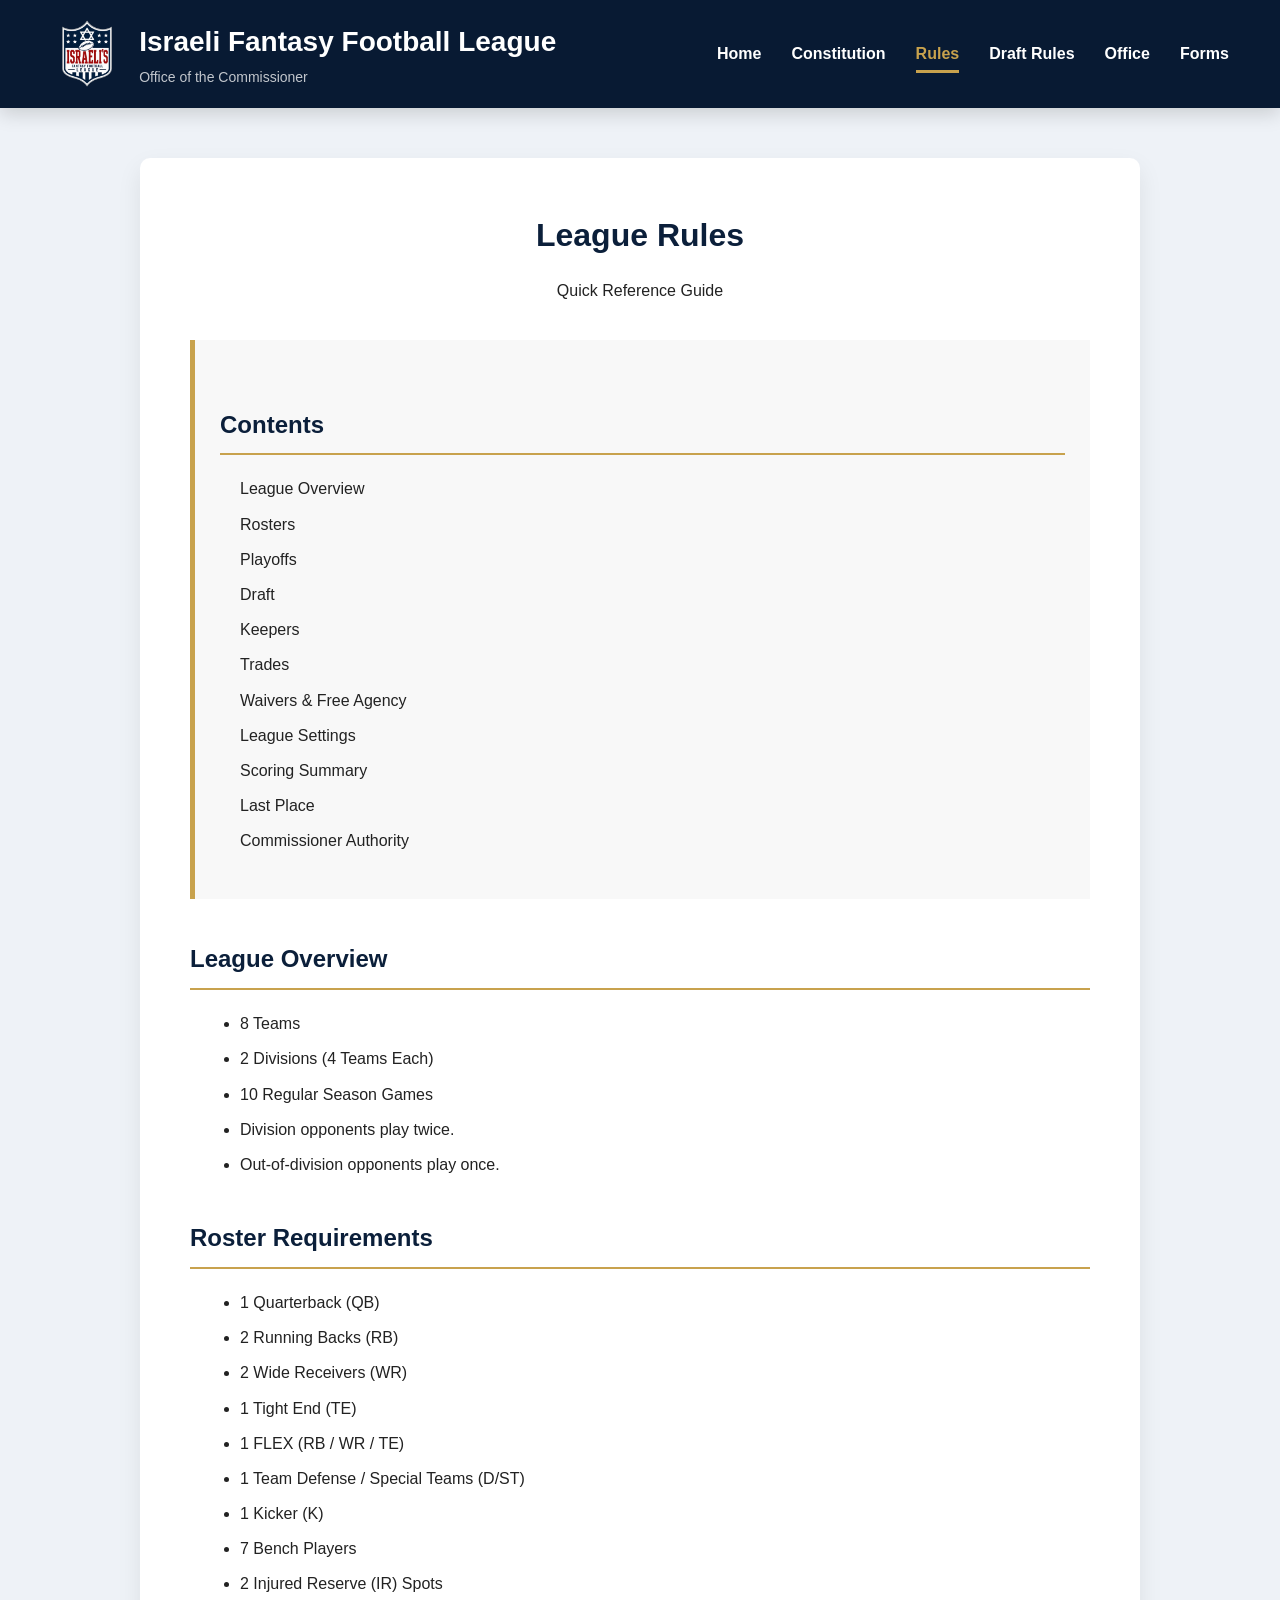
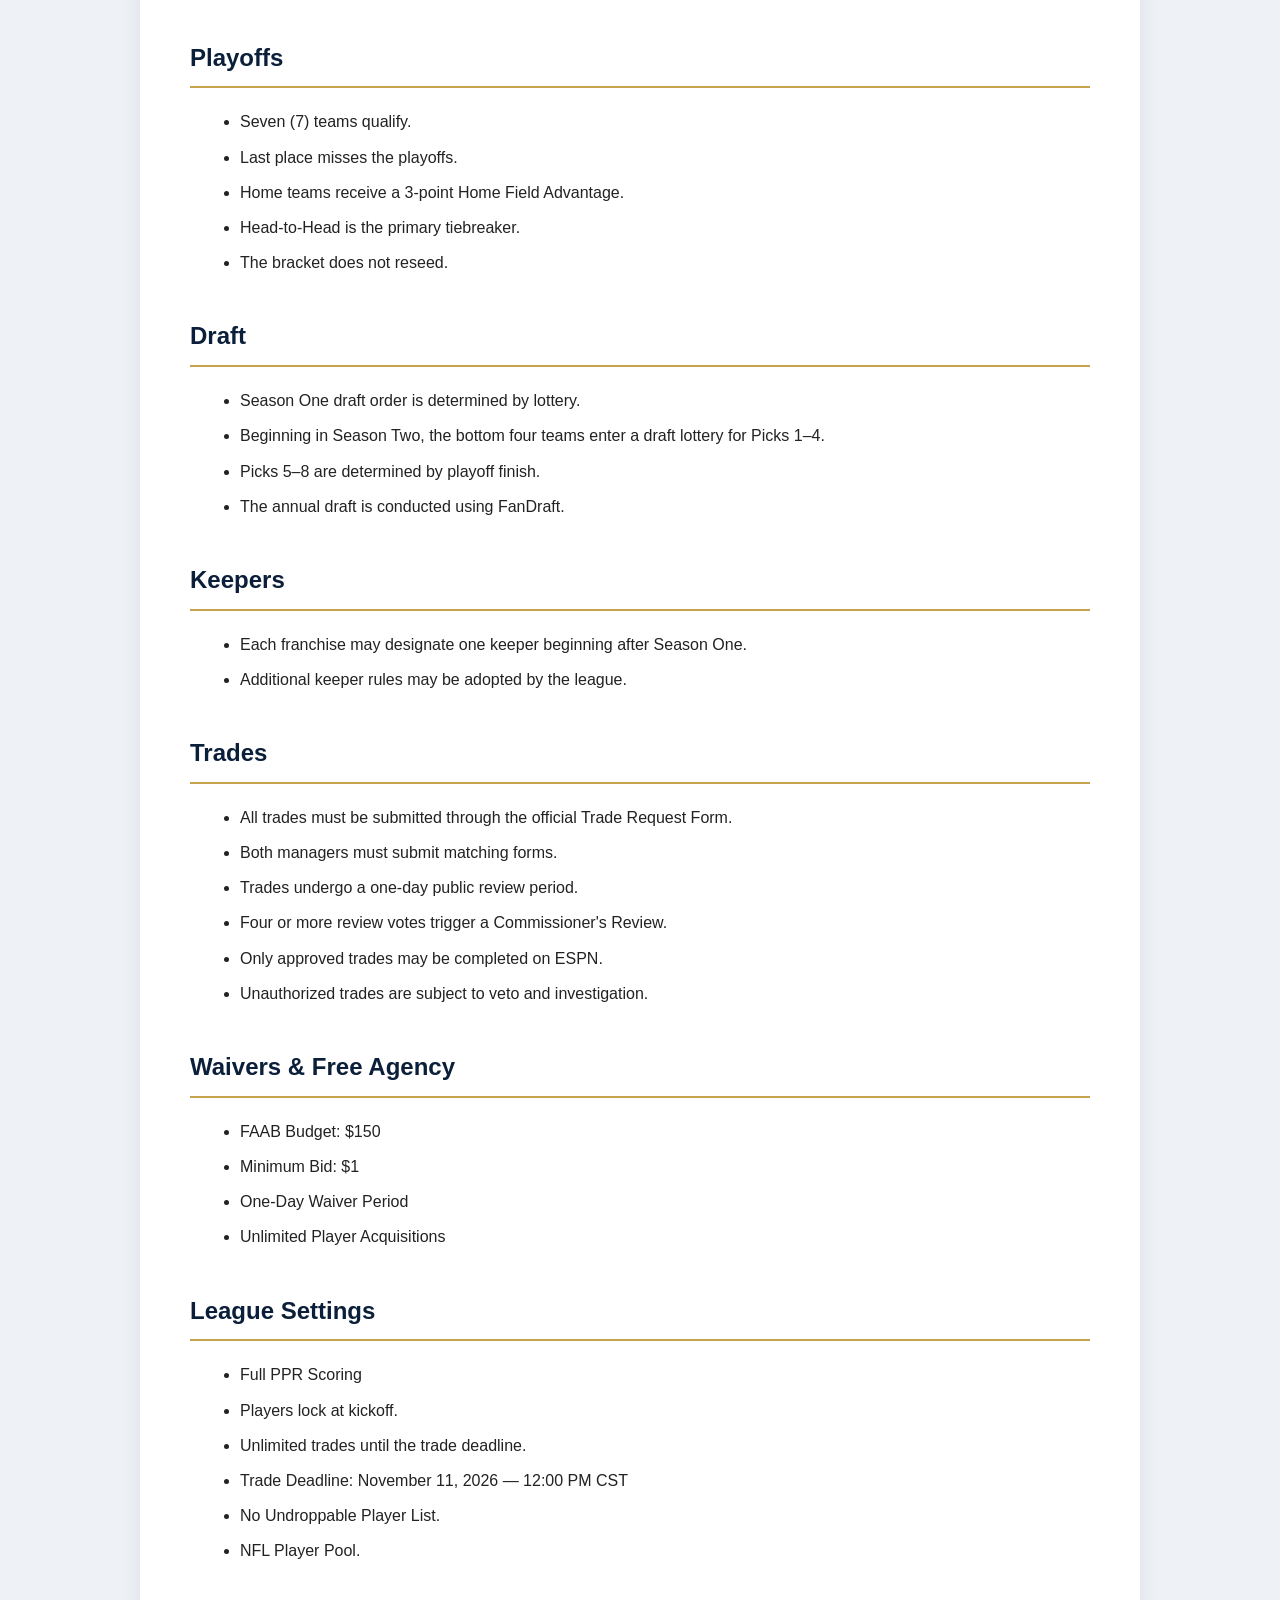
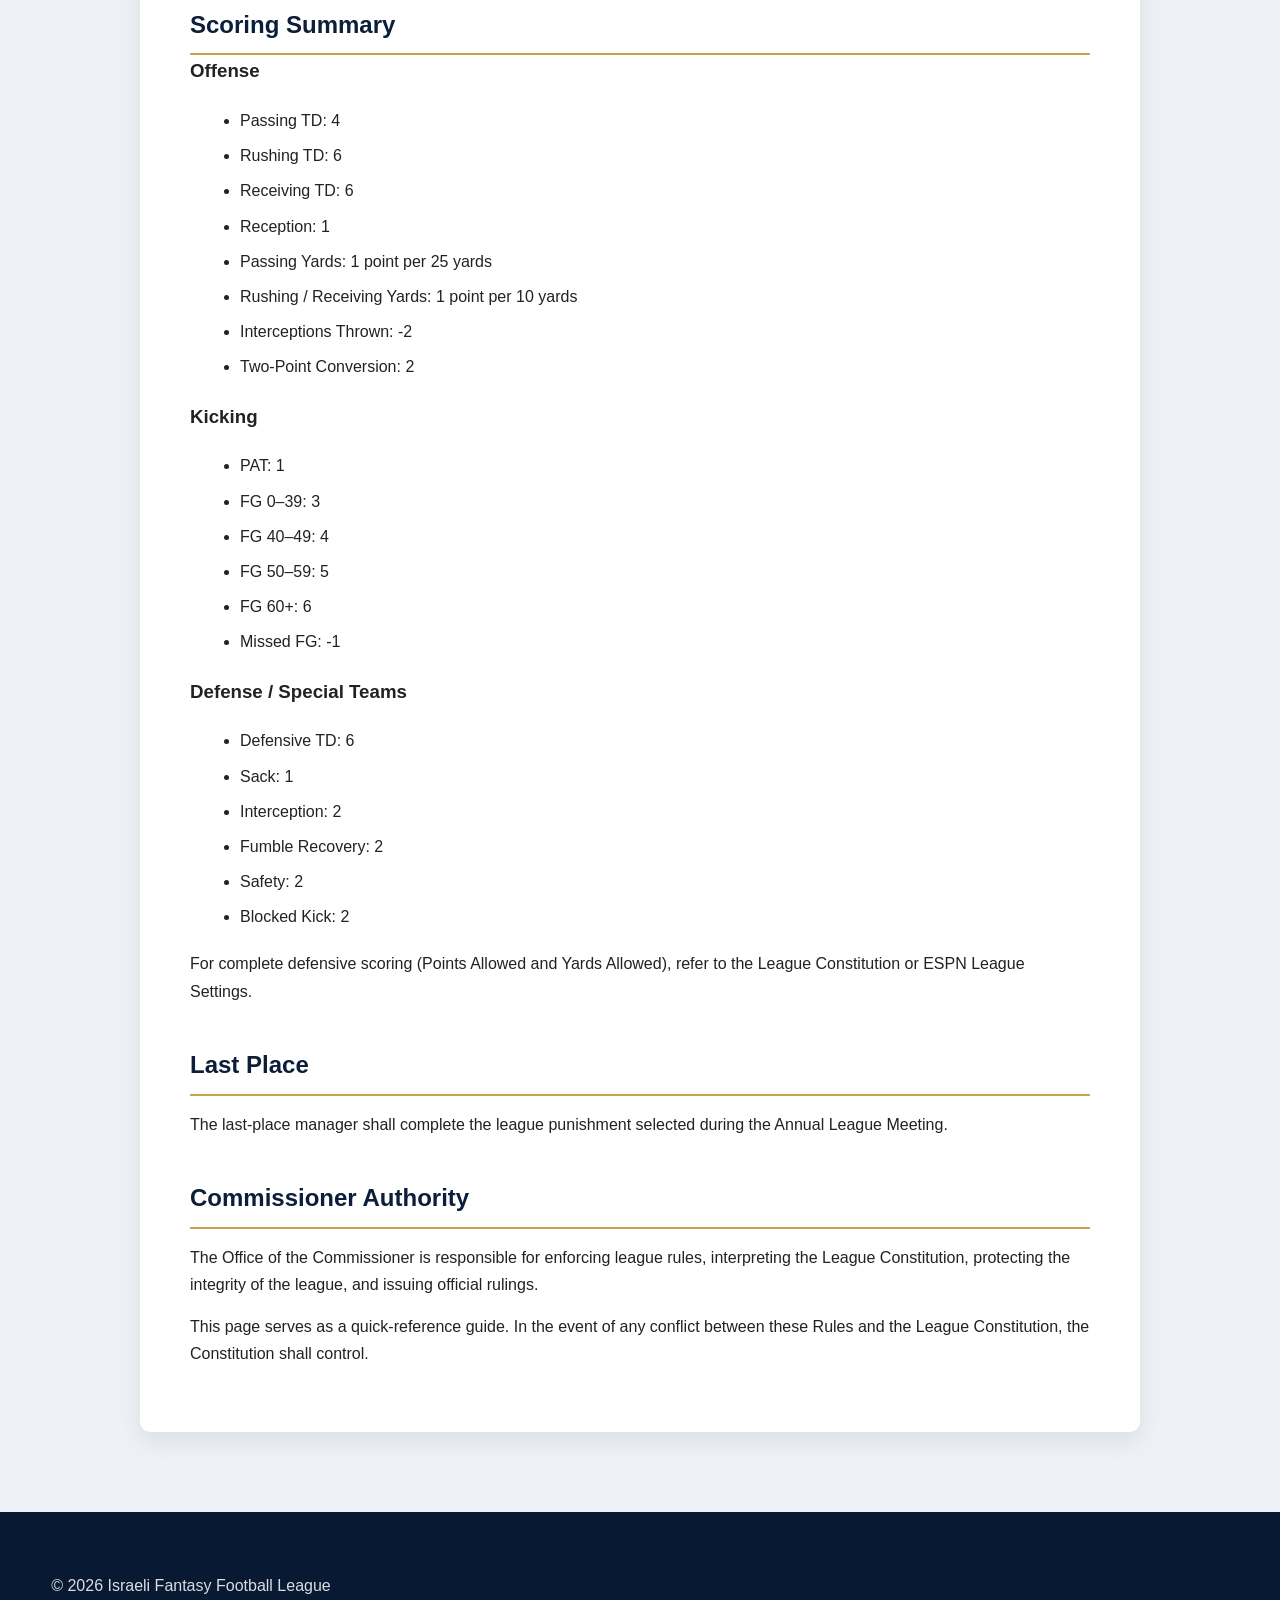
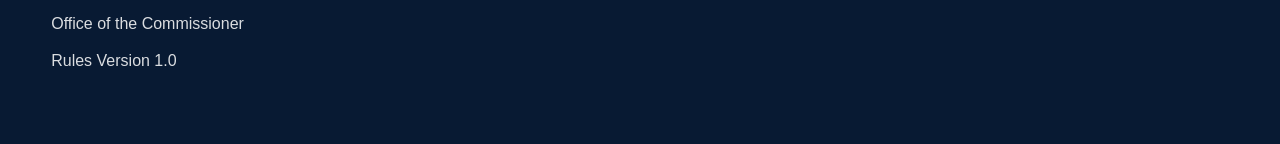
<file: rules.html>
<!DOCTYPE html>
<html lang="en">

<head>

<meta charset="UTF-8">
<meta name="viewport" content="width=device-width, initial-scale=1.0">

<title>League Rules | Israeli Fantasy Football League</title>

<link rel="stylesheet" href="css/style.css">

<style>

.document{
max-width:1000px;
margin:50px auto;
background:#fff;
padding:50px;
border-radius:10px;
box-shadow:0 10px 25px rgba(0,0,0,.08);
}

.document h1{
text-align:center;
color:#0b1f3a;
margin-bottom:10px;
}

.document h2{
margin-top:40px;
padding-bottom:8px;
border-bottom:2px solid #c8a24d;
color:#0b1f3a;
}

.document ul{
margin:20px 0 20px 30px;
}

.document li{
margin:8px 0;
}

.document p{
line-height:1.7;
margin:15px 0;
}

.toc{
background:#f8f8f8;
padding:25px;
border-left:5px solid #c8a24d;
margin:35px 0;
}

.toc ul{
list-style:none;
margin-left:0;
}

</style>

</head>

<body>

<header>

<div class="container">

<div class="logo">

<img src="images/logo.png" alt="IFFL Logo">

<div>

<h1>Israeli Fantasy Football League</h1>

<p>Office of the Commissioner</p>

</div>

</div>

<nav>

<ul>

<li><a href="index.html">Home</a></li>
<li><a href="constitution.html">Constitution</a></li>
<li><a href="rules.html" class="active">Rules</a></li>
<li><a href="draft-rules.html">Draft Rules</a></li>
<li><a href="office.html">Office</a></li>
<li><a href="forms.html">Forms</a></li>

</ul>

</nav>

</div>

</header>

<div class="document">

<h1>League Rules</h1>

<p style="text-align:center;">

Quick Reference Guide

</p>

<div class="toc">

<h2>Contents</h2>

<ul>

<li>League Overview</li>
<li>Rosters</li>
<li>Playoffs</li>
<li>Draft</li>
<li>Keepers</li>
<li>Trades</li>
<li>Waivers & Free Agency</li>
<li>League Settings</li>
<li>Scoring Summary</li>
<li>Last Place</li>
<li>Commissioner Authority</li>

</ul>

</div>

<h2>League Overview</h2>

<ul>

<li>8 Teams</li>
<li>2 Divisions (4 Teams Each)</li>
<li>10 Regular Season Games</li>
<li>Division opponents play twice.</li>
<li>Out-of-division opponents play once.</li>

</ul>

<h2>Roster Requirements</h2>

<ul>

<li>1 Quarterback (QB)</li>
<li>2 Running Backs (RB)</li>
<li>2 Wide Receivers (WR)</li>
<li>1 Tight End (TE)</li>
<li>1 FLEX (RB / WR / TE)</li>
<li>1 Team Defense / Special Teams (D/ST)</li>
<li>1 Kicker (K)</li>
<li>7 Bench Players</li>
<li>2 Injured Reserve (IR) Spots</li>

</ul>

<h2>Playoffs</h2>

<ul>

<li>Seven (7) teams qualify.</li>
<li>Last place misses the playoffs.</li>
<li>Home teams receive a 3-point Home Field Advantage.</li>
<li>Head-to-Head is the primary tiebreaker.</li>
<li>The bracket does not reseed.</li>

</ul>

<h2>Draft</h2>

<ul>

<li>Season One draft order is determined by lottery.</li>
<li>Beginning in Season Two, the bottom four teams enter a draft lottery for Picks 1–4.</li>
<li>Picks 5–8 are determined by playoff finish.</li>
<li>The annual draft is conducted using FanDraft.</li>

</ul>

<h2>Keepers</h2>

<ul>

<li>Each franchise may designate one keeper beginning after Season One.</li>
<li>Additional keeper rules may be adopted by the league.</li>

</ul>

<h2>Trades</h2>

<ul>

<li>All trades must be submitted through the official Trade Request Form.</li>
<li>Both managers must submit matching forms.</li>
<li>Trades undergo a one-day public review period.</li>
<li>Four or more review votes trigger a Commissioner's Review.</li>
<li>Only approved trades may be completed on ESPN.</li>
<li>Unauthorized trades are subject to veto and investigation.</li>

</ul>

<h2>Waivers & Free Agency</h2>

<ul>

<li>FAAB Budget: $150</li>
<li>Minimum Bid: $1</li>
<li>One-Day Waiver Period</li>
<li>Unlimited Player Acquisitions</li>

</ul>

<h2>League Settings</h2>

<ul>

<li>Full PPR Scoring</li>
<li>Players lock at kickoff.</li>
<li>Unlimited trades until the trade deadline.</li>
<li>Trade Deadline: November 11, 2026 — 12:00 PM CST</li>
<li>No Undroppable Player List.</li>
<li>NFL Player Pool.</li>

</ul>

<h2>Scoring Summary</h2>

<h3>Offense</h3>

<ul>

<li>Passing TD: 4</li>
<li>Rushing TD: 6</li>
<li>Receiving TD: 6</li>
<li>Reception: 1</li>
<li>Passing Yards: 1 point per 25 yards</li>
<li>Rushing / Receiving Yards: 1 point per 10 yards</li>
<li>Interceptions Thrown: -2</li>
<li>Two-Point Conversion: 2</li>

</ul>

<h3>Kicking</h3>

<ul>

<li>PAT: 1</li>
<li>FG 0–39: 3</li>
<li>FG 40–49: 4</li>
<li>FG 50–59: 5</li>
<li>FG 60+: 6</li>
<li>Missed FG: -1</li>

</ul>

<h3>Defense / Special Teams</h3>

<ul>

<li>Defensive TD: 6</li>
<li>Sack: 1</li>
<li>Interception: 2</li>
<li>Fumble Recovery: 2</li>
<li>Safety: 2</li>
<li>Blocked Kick: 2</li>

</ul>

<p>

For complete defensive scoring (Points Allowed and Yards Allowed), refer to the League Constitution or ESPN League Settings.

</p>

<h2>Last Place</h2>

<p>

The last-place manager shall complete the league punishment selected during the Annual League Meeting.

</p>

<h2>Commissioner Authority</h2>

<p>

The Office of the Commissioner is responsible for enforcing league rules, interpreting the League Constitution, protecting the integrity of the league, and issuing official rulings.

</p>

<p>

This page serves as a quick-reference guide. In the event of any conflict between these Rules and the League Constitution, the Constitution shall control.

</p>

</div>

<footer>

<div class="container">

<p>© 2026 Israeli Fantasy Football League</p>

<p>Office of the Commissioner</p>

<p>Rules Version 1.0</p>

</div>

</footer>

</body>

</html>
</file>
<file: css/style.css>
/* ==========================================================
   ISRAELI FANTASY FOOTBALL LEAGUE
   Official Website Stylesheet
   Version 2.0
   ========================================================== */

/* ==========================================================
   RESET
   ========================================================== */

*{
    margin:0;
    padding:0;
    box-sizing:border-box;
}

html{
    scroll-behavior:smooth;
}

body{

    font-family:Arial, Helvetica, sans-serif;
    background:#eef2f7;
    color:#222;
    line-height:1.7;

}

/* ==========================================================
   GLOBAL
   ========================================================== */

img{

    display:block;
    max-width:100%;

}

a{

    text-decoration:none;
    transition:.25s;

}

ul{

    padding-left:20px;

}

.container{

    width:92%;
    max-width:1400px;
    margin:auto;

}

/* ==========================================================
   HEADER
   ========================================================== */

header{

    position:sticky;
    top:0;
    z-index:999;

    background:#081a33;

    color:white;

    box-shadow:0 6px 18px rgba(0,0,0,.15);

    transition:
        transform .35s ease,
        background .30s ease;

}

header .container{

    display:flex;

    justify-content:space-between;

    align-items:center;

    padding:18px 0;

}

/* ==========================================================
   LOGO
   ========================================================== */

.logo{

    display:flex;

    align-items:center;

    gap:16px;

}

.logo img{

    height:72px;

}

.logo h1{

    font-size:28px;

    font-weight:700;

    color:white;

}

.logo p{

    font-size:14px;

    opacity:.75;

    color:white;

}

/* ==========================================================
   NAVIGATION
   ========================================================== */

nav ul{

    display:flex;

    list-style:none;

    gap:30px;

    align-items:center;

    padding:0;

}

nav li{

    list-style:none;

}

nav a{

    color:white;

    font-weight:600;

    padding:8px 0;

    border-bottom:3px solid transparent;

}

nav a:hover{

    color:#c8a24d;

    border-bottom-color:#c8a24d;

}

nav a.active{

    color:#c8a24d;

    border-bottom-color:#c8a24d;

}

/* ==========================================================
   OFFICE BANNER
   ========================================================== */

.office-banner{

    background:#081a33;

    color:white;

    text-align:center;

    padding:70px 20px;

}

.office-seal{

    width:220px;

    height:auto;

    margin:0 auto 30px auto;

}

.office-banner h1{

    font-size:48px;

    margin-bottom:8px;

    letter-spacing:1px;

}

.office-banner h3{

    font-size:22px;

    font-weight:400;

    color:#d5d5d5;

    margin-bottom:20px;

}

.office-motto{

    color:#c8a24d;

    font-size:18px;

    font-style:italic;

}

/* ==========================================================
   PAGE HEADER
   ========================================================== */

.page-header{

    background:#081a33;

    color:white;

    text-align:center;

    padding:70px 20px;

}

.page-header h1{

    font-size:50px;

    margin-bottom:15px;

}

.page-header p{

    max-width:900px;

    margin:auto;

    font-size:20px;

    opacity:.9;

}

/* ==========================================================
   SECTIONS
   ========================================================== */

.section{

    width:min(1200px,92%);

    margin:70px auto;

}

.section h2{

    color:#081a33;

    font-size:36px;

    margin-bottom:25px;

    border-bottom:4px solid #c8a24d;

    padding-bottom:12px;

}

.section p{

    font-size:18px;

    color:#444;

    margin-bottom:18px;

}

/* ==========================================================
   HERO SLIDESHOW
   ========================================================== */

.hero{

    position:relative;

    width:100%;

    height:82vh;

    min-height:650px;

    max-height:900px;

    overflow:hidden;

    background:#000;

}

.slide{

    position:absolute;

    inset:0;

    opacity:0;

    transition:opacity .9s ease;

}

.slide.active{

    opacity:1;

    z-index:1;

}

.slide img{

    width:100%;

    height:100%;

    object-fit:contain;

    background:#000;

}

.overlay{

    position:absolute;

    inset:0;

    background:linear-gradient(
        rgba(0,0,0,.05),
        rgba(0,0,0,.35)
    );

    z-index:2;

}

.prev,
.next{

    position:absolute;

    top:50%;

    transform:translateY(-50%);

    width:60px;

    height:60px;

    border:none;

    border-radius:50%;

    background:rgba(8,26,51,.70);

    color:white;

    font-size:28px;

    cursor:pointer;

    transition:.25s;

    z-index:5;

}

.prev{

    left:25px;

}

.next{

    right:25px;

}

.prev:hover,
.next:hover{

    background:#c8a24d;

}

.dots{

    position:absolute;

    bottom:30px;

    left:50%;

    transform:translateX(-50%);

    display:flex;

    gap:12px;

    z-index:6;

}

.dot{

    width:14px;

    height:14px;

    border-radius:50%;

    background:white;

    opacity:.45;

    cursor:pointer;

    transition:.25s;

}

.dot.active{

    background:#c8a24d;

    opacity:1;

}

/* ==========================================================
   CARDS
   ========================================================== */

.card-grid{

    display:grid;

    grid-template-columns:repeat(auto-fit,minmax(300px,1fr));

    gap:30px;

    margin-top:35px;

}

.card{

    background:white;

    padding:35px;

    border-radius:15px;

    border-top:6px solid #c8a24d;

    box-shadow:0 12px 30px rgba(0,0,0,.08);

    transition:.25s;

}

.card:hover{

    transform:translateY(-8px);

    box-shadow:0 20px 40px rgba(0,0,0,.15);

}

.card h2,
.card h3{

    color:#081a33;

    margin-bottom:15px;

}

.card p{

    color:#555;

}

/* ==========================================================
   LEADERSHIP PAGE
   ========================================================== */

.leadership-card{

    display:grid;

    grid-template-columns:320px 1fr;

    gap:45px;

    align-items:start;

    background:white;

    border-radius:18px;

    padding:40px;

    box-shadow:0 15px 35px rgba(0,0,0,.08);

    margin-bottom:50px;

}

.leadership-photo{

    text-align:center;

}

.leadership-photo img{

    width:300px;

    height:300px;

    object-fit:cover;

    object-position:center;

    margin:auto;

    border-radius:15px;

    border:5px solid #c8a24d;

    box-shadow:0 12px 30px rgba(0,0,0,.15);

}

.leadership-info h2{

    color:#081a33;

    font-size:38px;

    margin-bottom:5px;

}

.leadership-info h3{

    color:#c8a24d;

    margin-bottom:20px;

    font-size:22px;

}

.leadership-info h4{

    color:#081a33;

    margin-top:25px;

    margin-bottom:10px;

}

.leadership-info p{

    margin-bottom:15px;

    color:#444;

}

.leadership-info ul{

    margin-left:20px;

    margin-bottom:20px;

}

.leadership-info li{

    margin-bottom:8px;

}

blockquote{

    margin:20px 0;

    padding:25px;

    background:#f7f8fb;

    border-left:6px solid #c8a24d;

    border-radius:8px;

    font-style:italic;

    color:#444;

}

/* ==========================================================
   BUTTONS
   ========================================================== */

.button,
.btn,
.form-button{

    display:inline-block;

    background:#081a33;

    color:white;

    padding:14px 28px;

    border-radius:8px;

    font-weight:bold;

    transition:.25s;

}

.button:hover,
.btn:hover,
.form-button:hover{

    background:#c8a24d;

}

/* ==========================================================
   TABLES
   ========================================================== */

table{

    width:100%;

    border-collapse:collapse;

    background:white;

    border-radius:15px;

    overflow:hidden;

    box-shadow:0 10px 25px rgba(0,0,0,.08);

}

th{

    background:#081a33;

    color:white;

    padding:18px;

    text-align:left;

}

td{

    padding:18px;

    border-bottom:1px solid #ececec;

}

tr:nth-child(even){

    background:#fafafa;

}

tr:hover{

    background:#f5f8fc;

}

.info-table td:first-child{

    width:260px;

    font-weight:bold;

    color:#081a33;

}

/* ==========================================================
   FORMS
   ========================================================== */

.form-grid{

    display:grid;

    grid-template-columns:repeat(auto-fit,minmax(320px,1fr));

    gap:30px;

    margin:40px 0;

}

.form-card{

    background:white;

    border-radius:16px;

    padding:40px;

    text-align:center;

    border-top:6px solid #c8a24d;

    box-shadow:0 12px 30px rgba(0,0,0,.08);

    transition:.25s;

}

.form-card:hover{

    transform:translateY(-8px);

    box-shadow:0 18px 40px rgba(0,0,0,.15);

}

.form-card img{

    width:80px;

    margin:0 auto 25px;

}

.form-card h2{

    color:#081a33;

    margin-bottom:18px;

}

.form-card p{

    color:#555;

    margin-bottom:25px;

    line-height:1.8;

}

/* ==========================================================
   NOTICE BOXES
   ========================================================== */

.notice{

    background:white;

    border-left:6px solid #c8a24d;

    border-radius:15px;

    padding:35px;

    margin:40px 0;

    box-shadow:0 10px 25px rgba(0,0,0,.08);

}

.notice h2{

    border:none;

    margin-bottom:15px;

    color:#081a33;

}

.notice p:last-child{

    margin-bottom:0;

}

/* ==========================================================
   BADGES
   ========================================================== */

.badge{

    display:inline-block;

    padding:7px 14px;

    border-radius:25px;

    font-size:13px;

    font-weight:bold;

    text-transform:uppercase;

}

.badge-approved{

    background:#dff5e2;

    color:#1d7f3a;

}

.badge-pending{

    background:#fff4d6;

    color:#9b6800;

}

.badge-review{

    background:#ffe1e1;

    color:#b32020;

}

.badge-info{

    background:#dceeff;

    color:#004a8d;

}

/* ==========================================================
   FOOTER
   ========================================================== */

footer{

    background:#081a33;

    color:white;

    margin-top:80px;

    padding:60px 0;

}

footer .container{

    max-width:1300px;

}

footer .card-grid{

    display:grid;

    grid-template-columns:repeat(auto-fit,minmax(220px,1fr));

    gap:35px;

}

footer h3{

    margin-bottom:18px;

}

footer p{

    margin-bottom:10px;

    opacity:.85;

}

footer a{

    color:white;

}

footer a:hover{

    color:#c8a24d;

}

footer hr{

    margin:40px 0;

    border:0;

    border-top:1px solid rgba(255,255,255,.15);

}

/* ==========================================================
   QUOTES
   ========================================================== */

.quote{

    text-align:center;

    max-width:900px;

    margin:auto;

    padding:80px 20px;

}

.quote h2{

    border:none;

    color:#081a33;

}

.quote p{

    color:#666;

    margin-top:20px;

}

/* ==========================================================
   UTILITIES
   ========================================================== */

.text-center{

    text-align:center;

}

.mt-20{

    margin-top:20px;

}

.mt-40{

    margin-top:40px;

}

.mt-60{

    margin-top:60px;

}

.mb-20{

    margin-bottom:20px;

}

.mb-40{

    margin-bottom:40px;

}

.hidden{

    display:none;

}

/* ==========================================================
   SCROLLBAR
   ========================================================== */

::-webkit-scrollbar{

    width:10px;

}

::-webkit-scrollbar-track{

    background:#edf1f6;

}

::-webkit-scrollbar-thumb{

    background:#081a33;

    border-radius:50px;

}

::-webkit-scrollbar-thumb:hover{

    background:#c8a24d;

}

/* ==========================================================
   RESPONSIVE
   ========================================================== */

@media(max-width:1100px){

    .leadership-card{

        grid-template-columns:1fr;

        text-align:center;

    }

    .leadership-photo{

        margin-bottom:20px;

    }

    .leadership-info ul{

        text-align:left;

        display:inline-block;

    }

}

@media(max-width:900px){

    header .container{

        flex-direction:column;

        gap:20px;

    }

    nav ul{

        flex-wrap:wrap;

        justify-content:center;

        gap:18px;

    }

    .logo{

        flex-direction:column;

        text-align:center;

    }

    .hero{

        height:60vh;

        min-height:450px;

    }

    .page-header h1{

        font-size:38px;

    }

    .office-banner h1{

        font-size:38px;

    }

    .section h2{

        font-size:30px;

    }

    .card-grid{

        grid-template-columns:1fr;

    }

}

@media(max-width:600px){

    .hero{

        height:45vh;

        min-height:300px;

    }

    .leadership-photo img{

        width:240px;

        height:240px;

    }

    .card,

    .form-card,

    .leadership-card{

        padding:25px;

    }

    .button,

    .btn,

    .form-button{

        display:block;

        width:100%;

        text-align:center;

    }

    table{

        display:block;

        overflow-x:auto;

        white-space:nowrap;

    }

}
</file>
